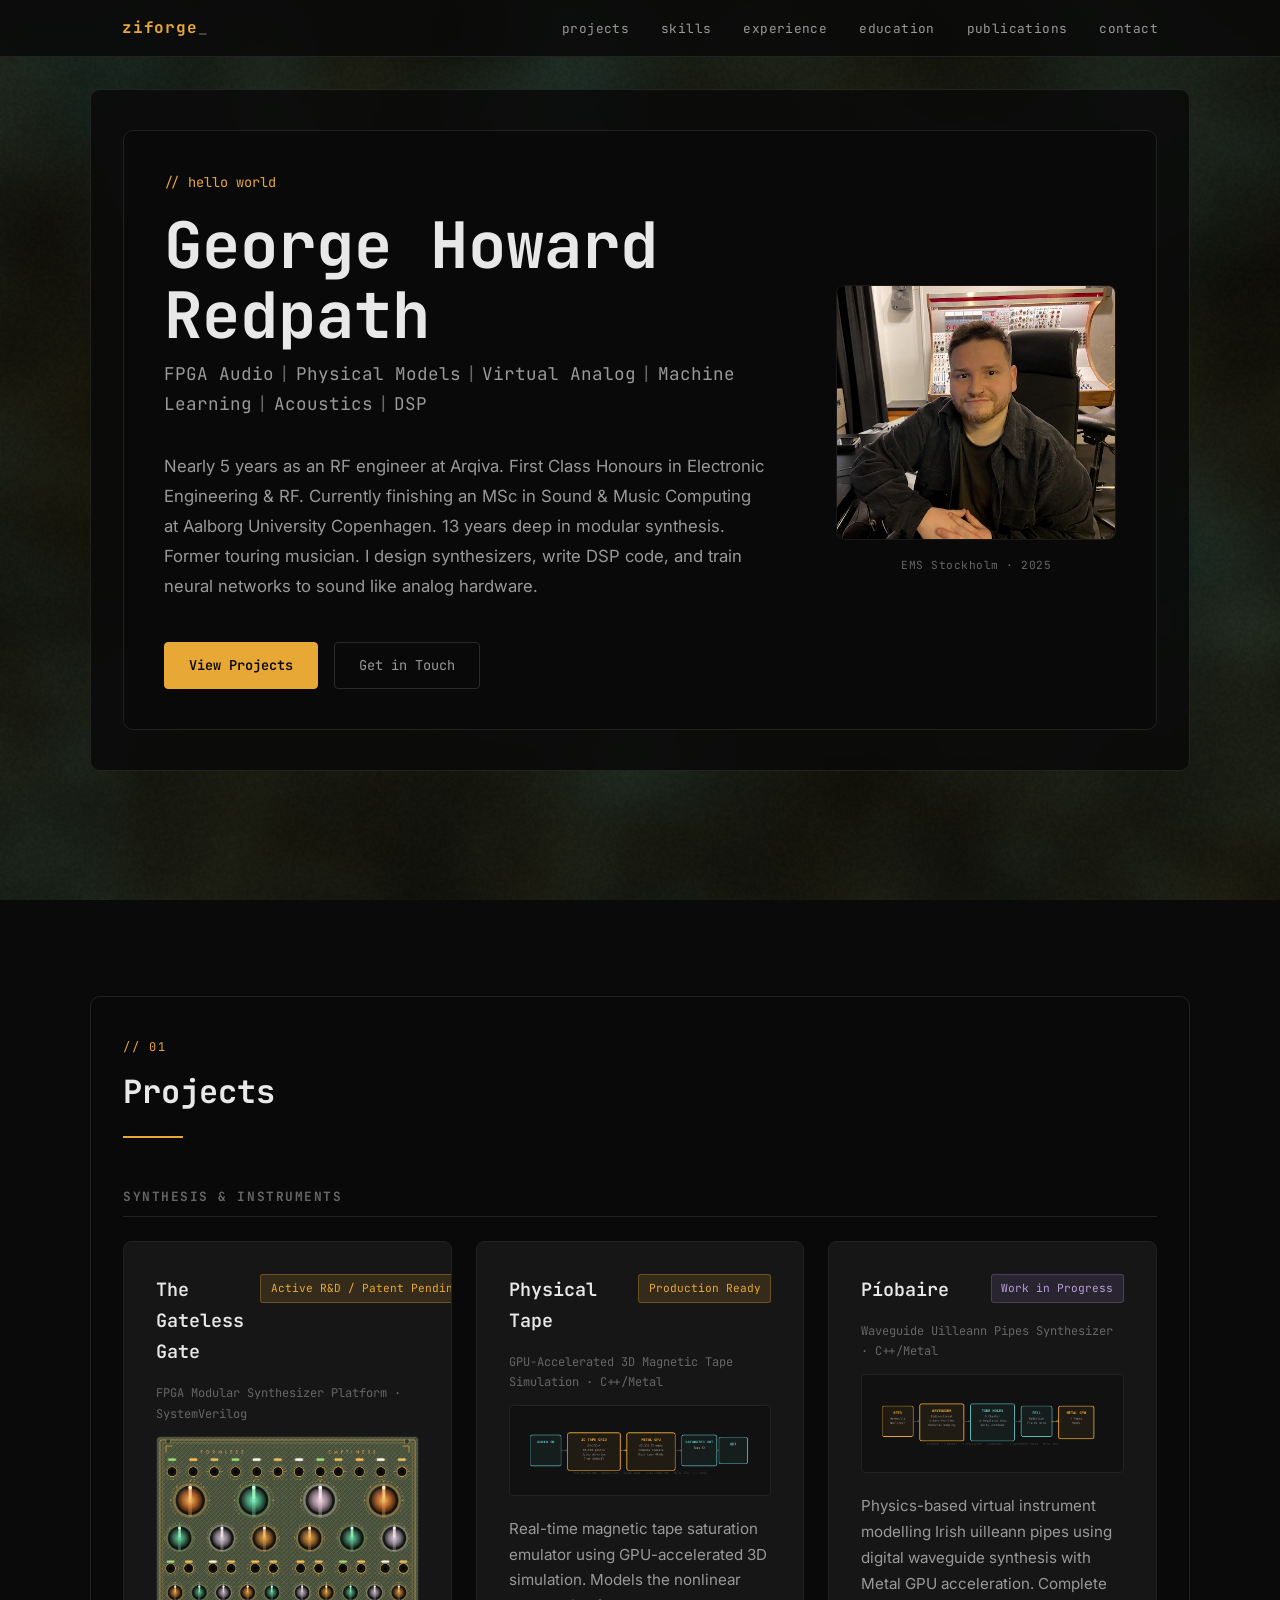
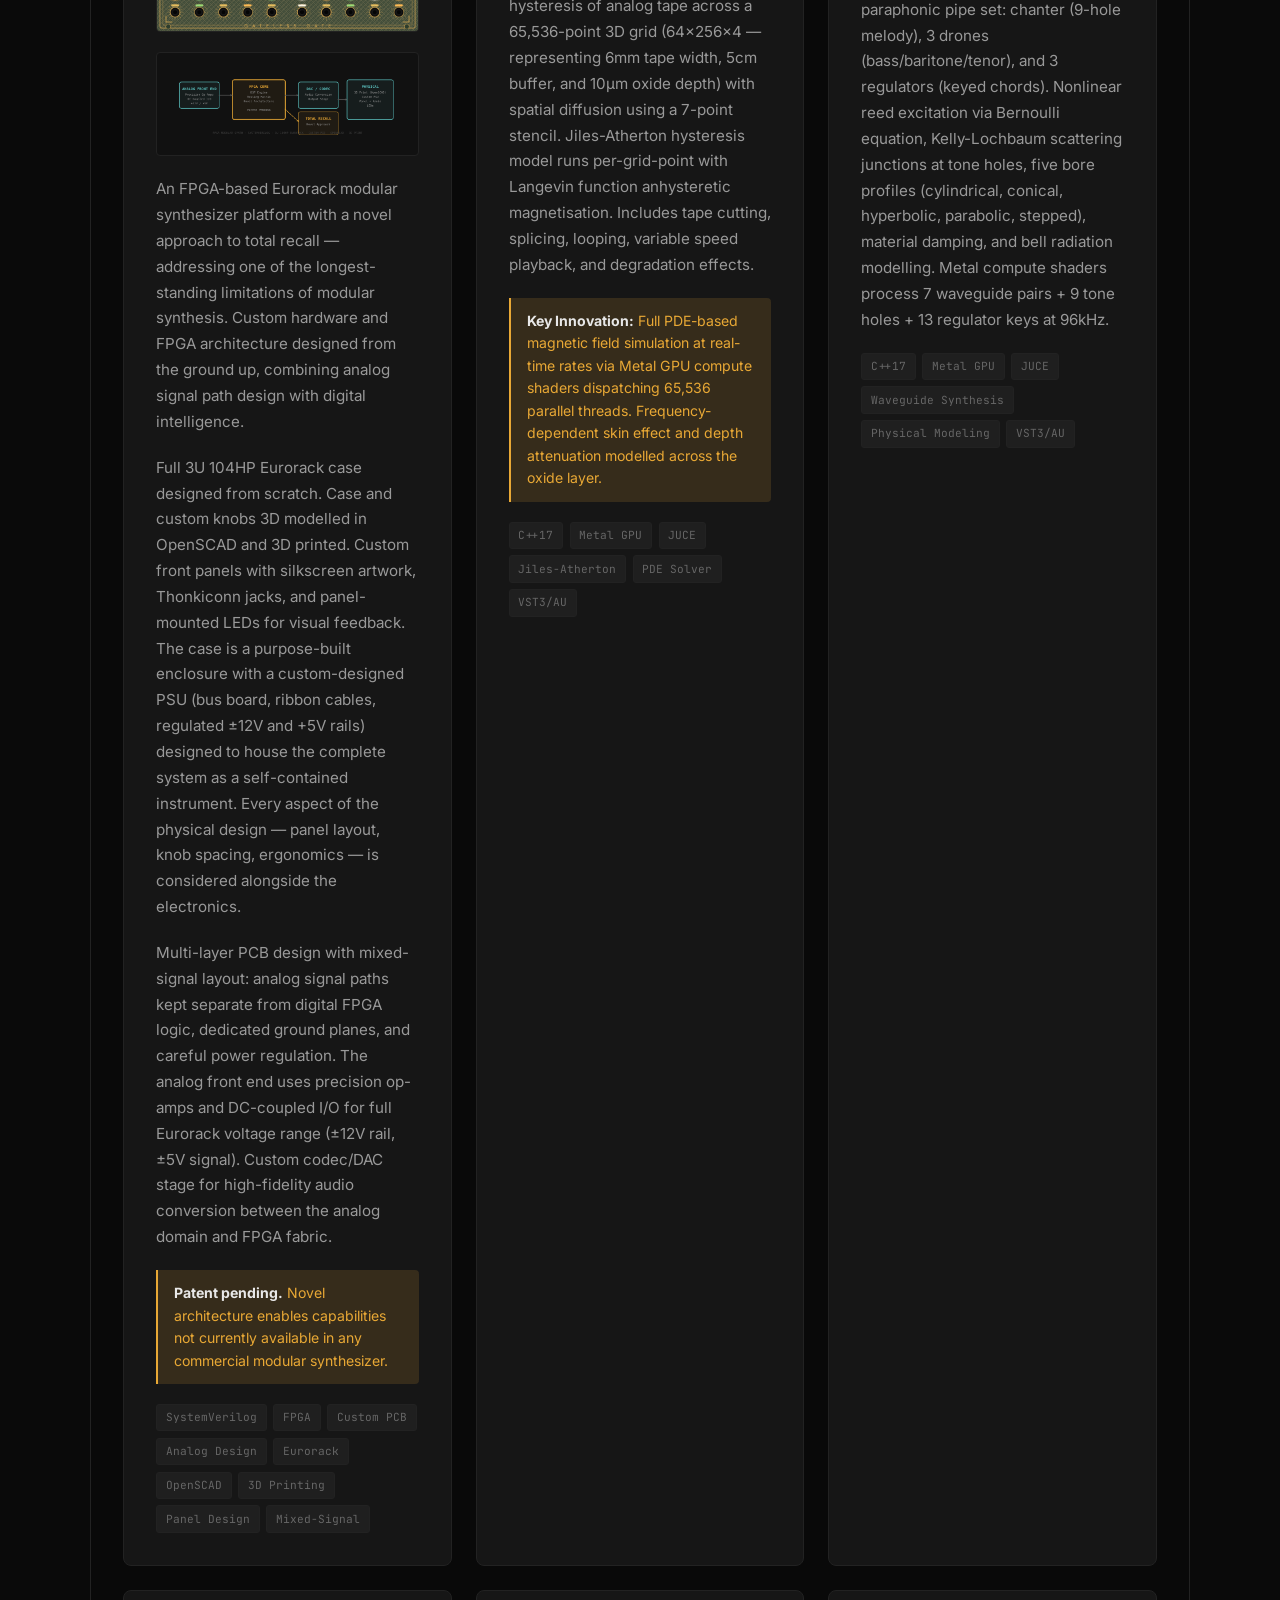
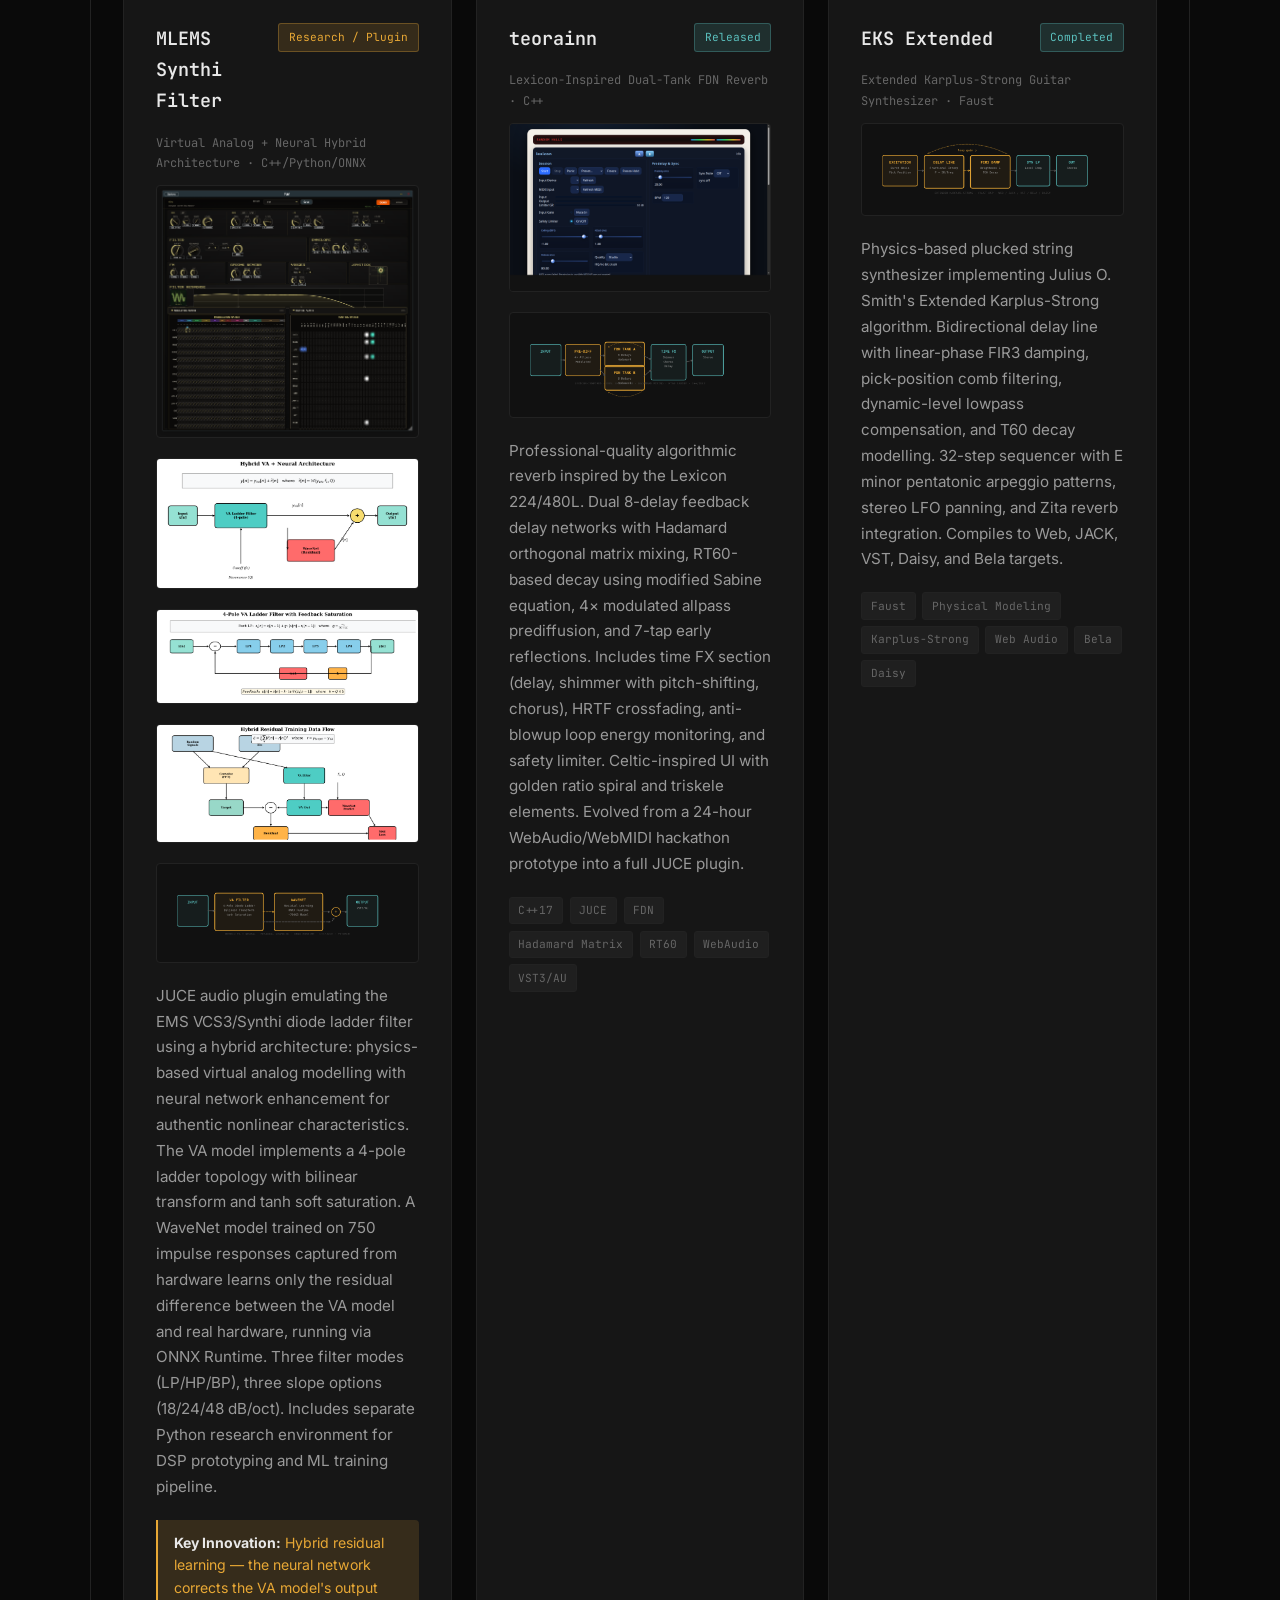
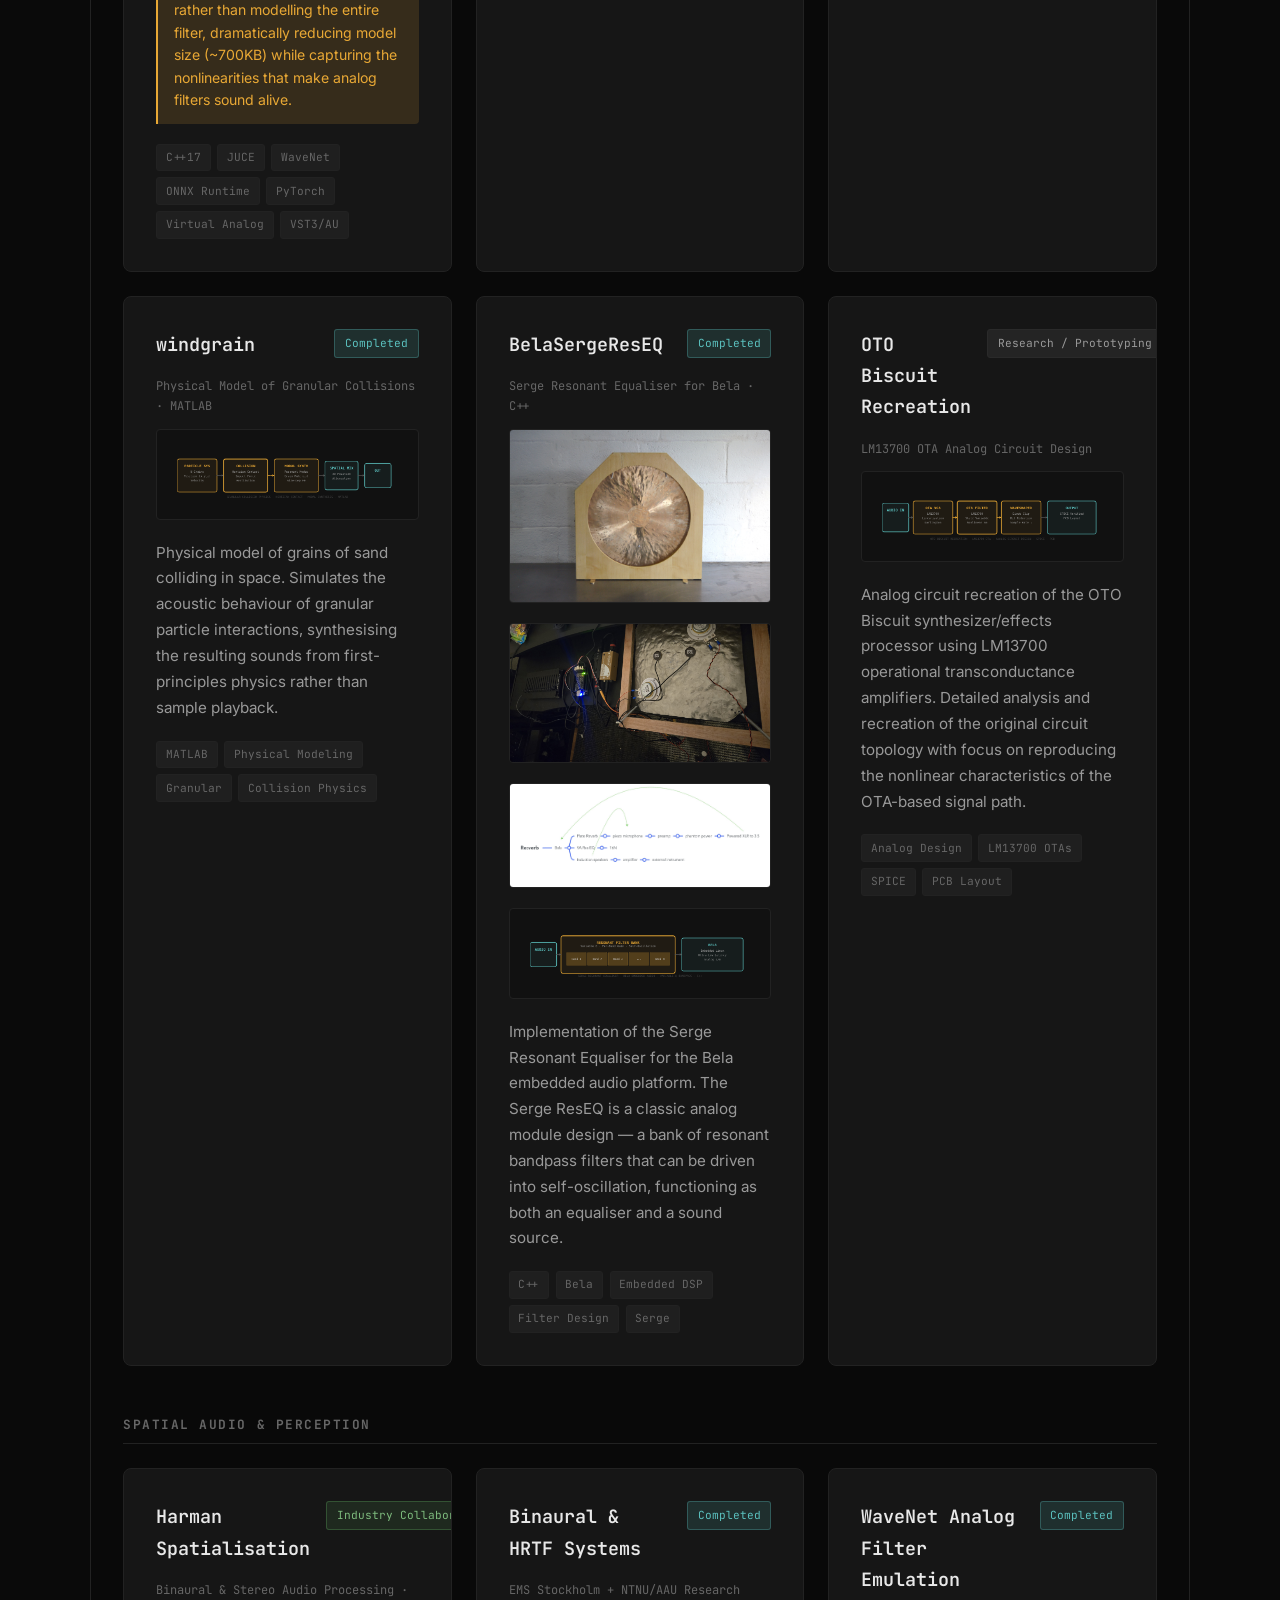
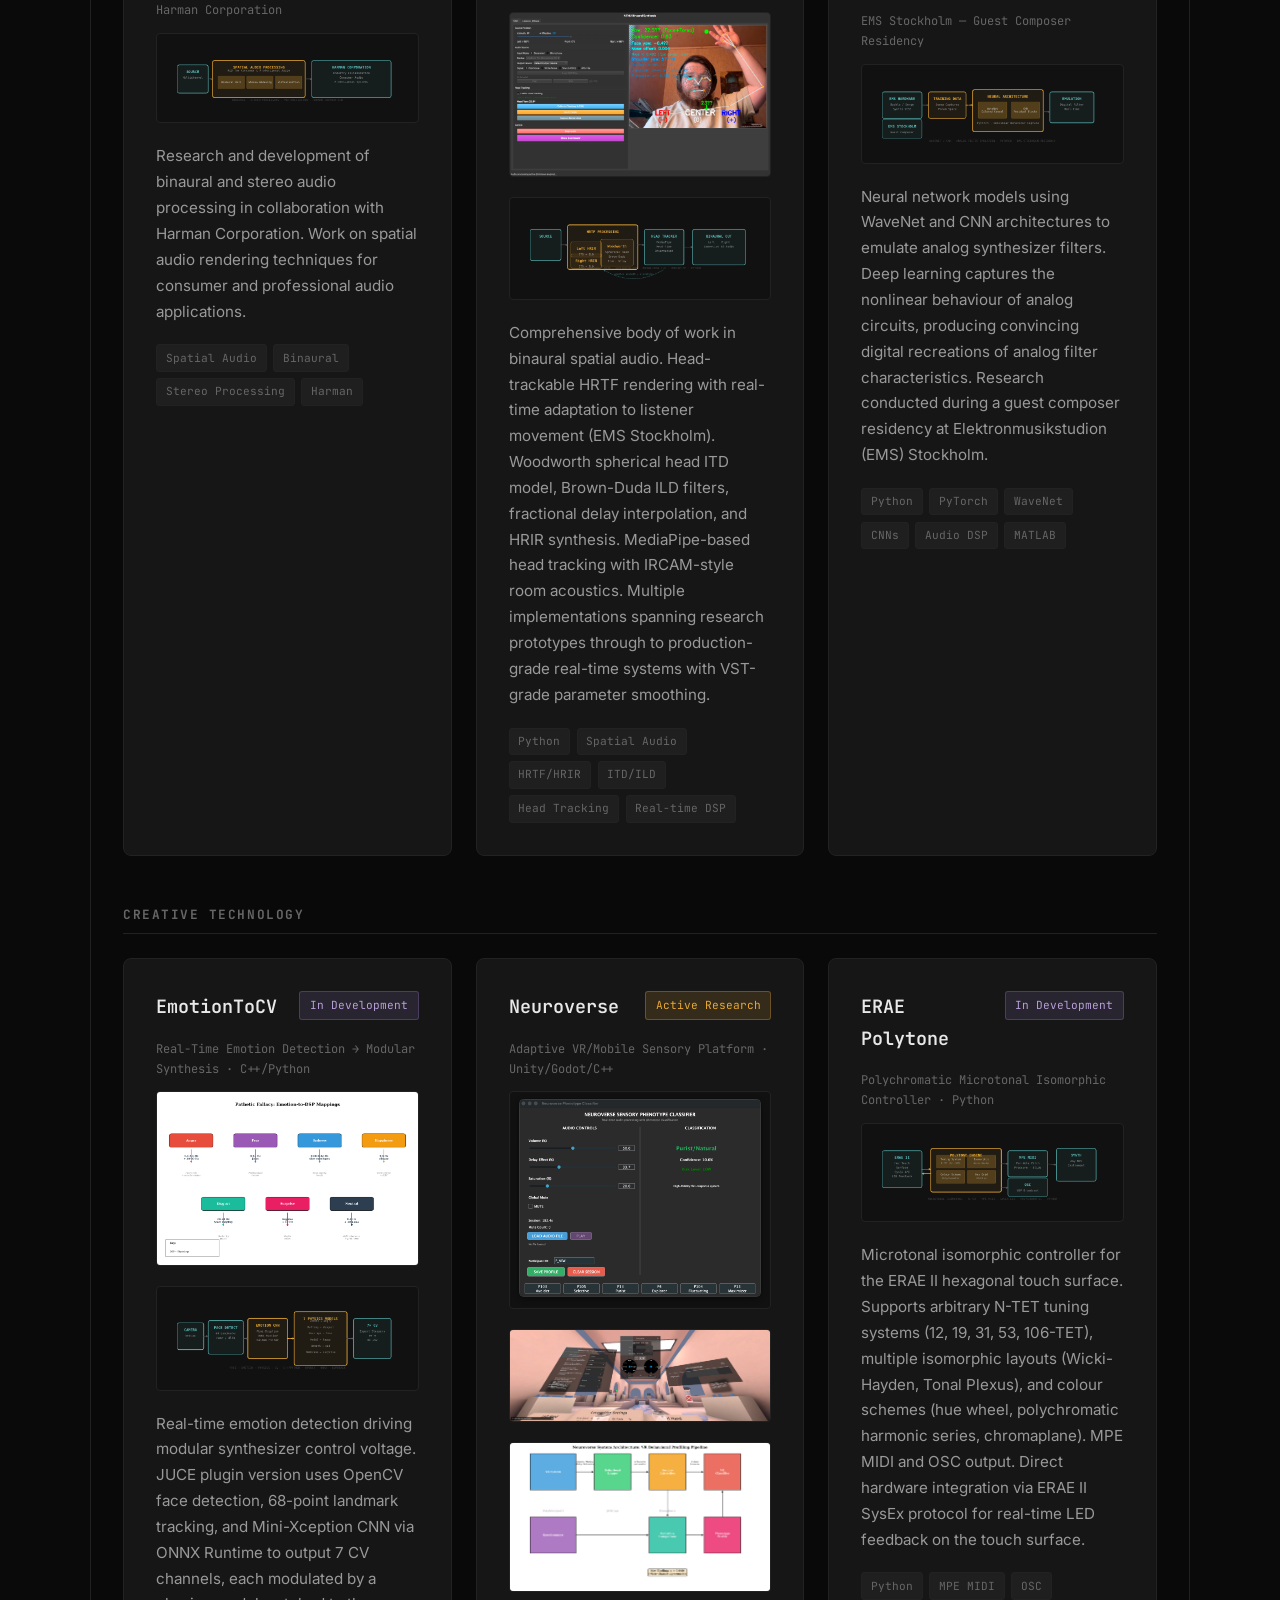
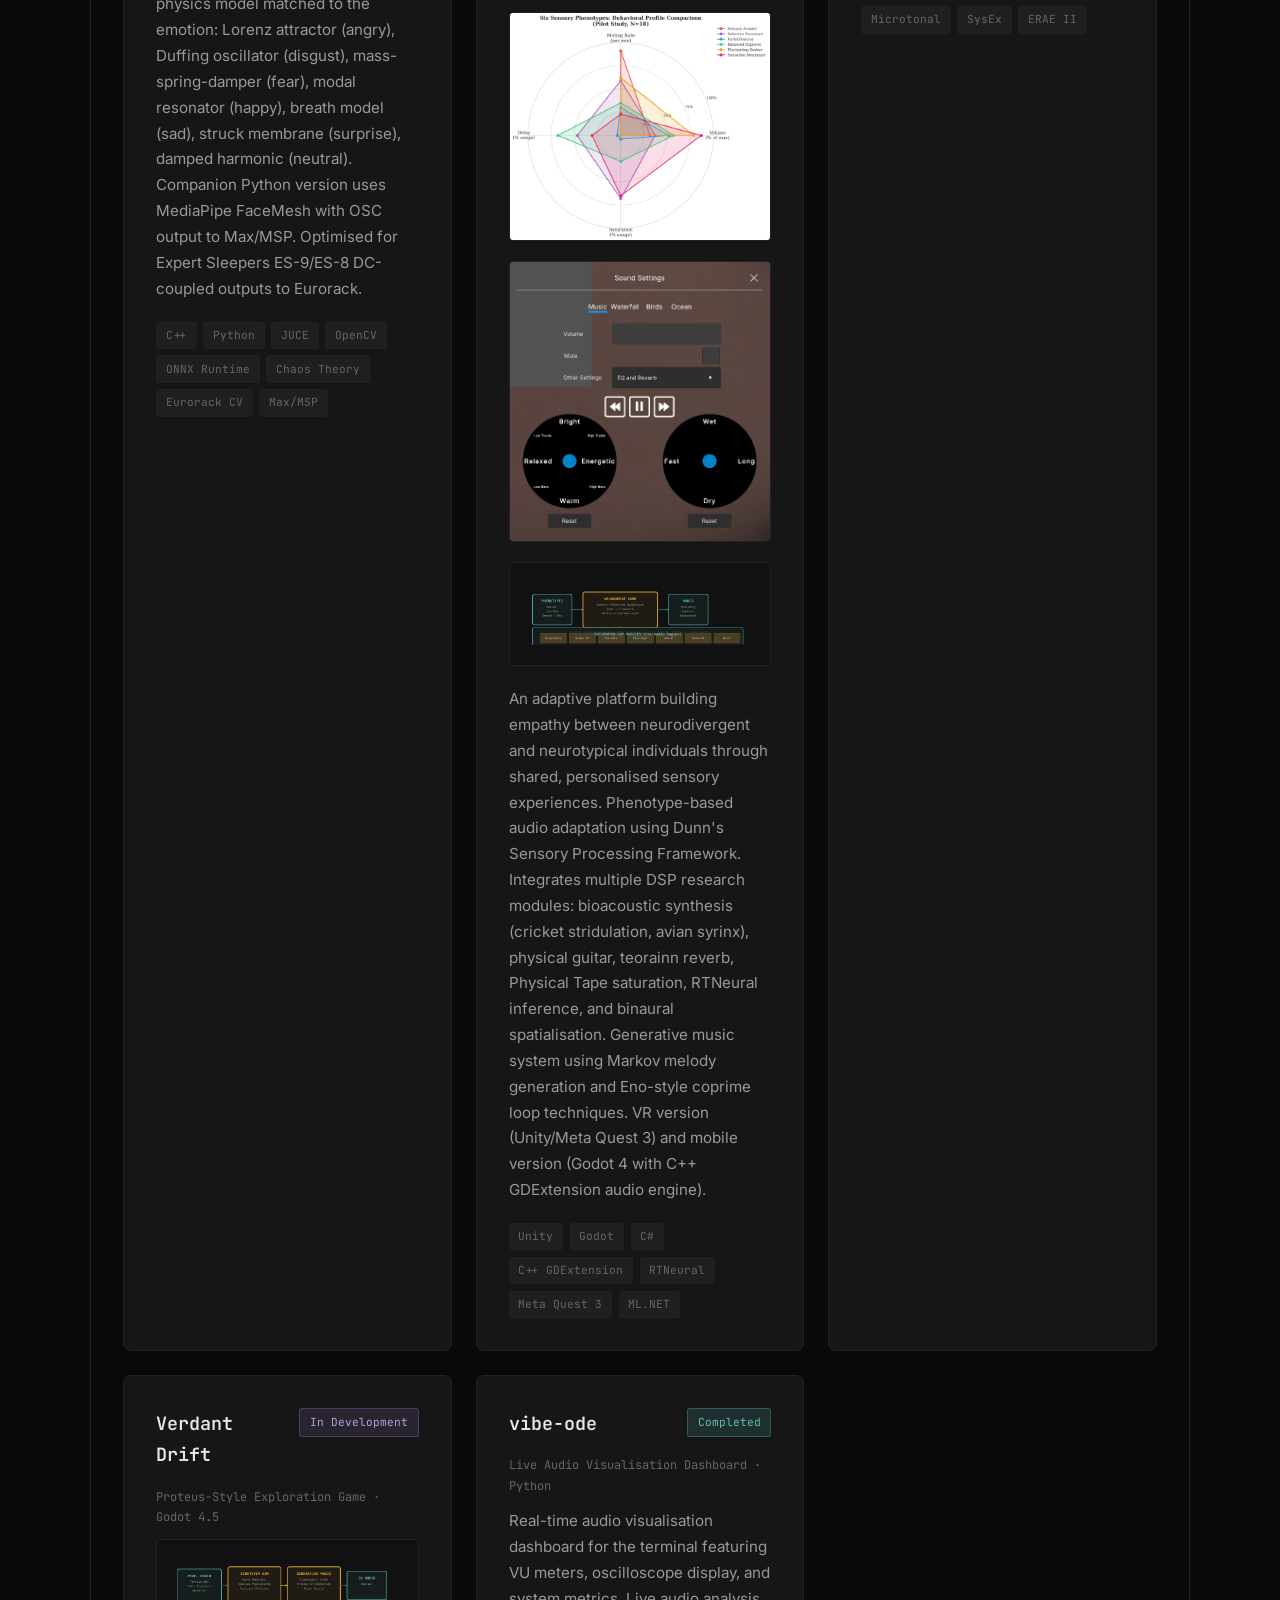
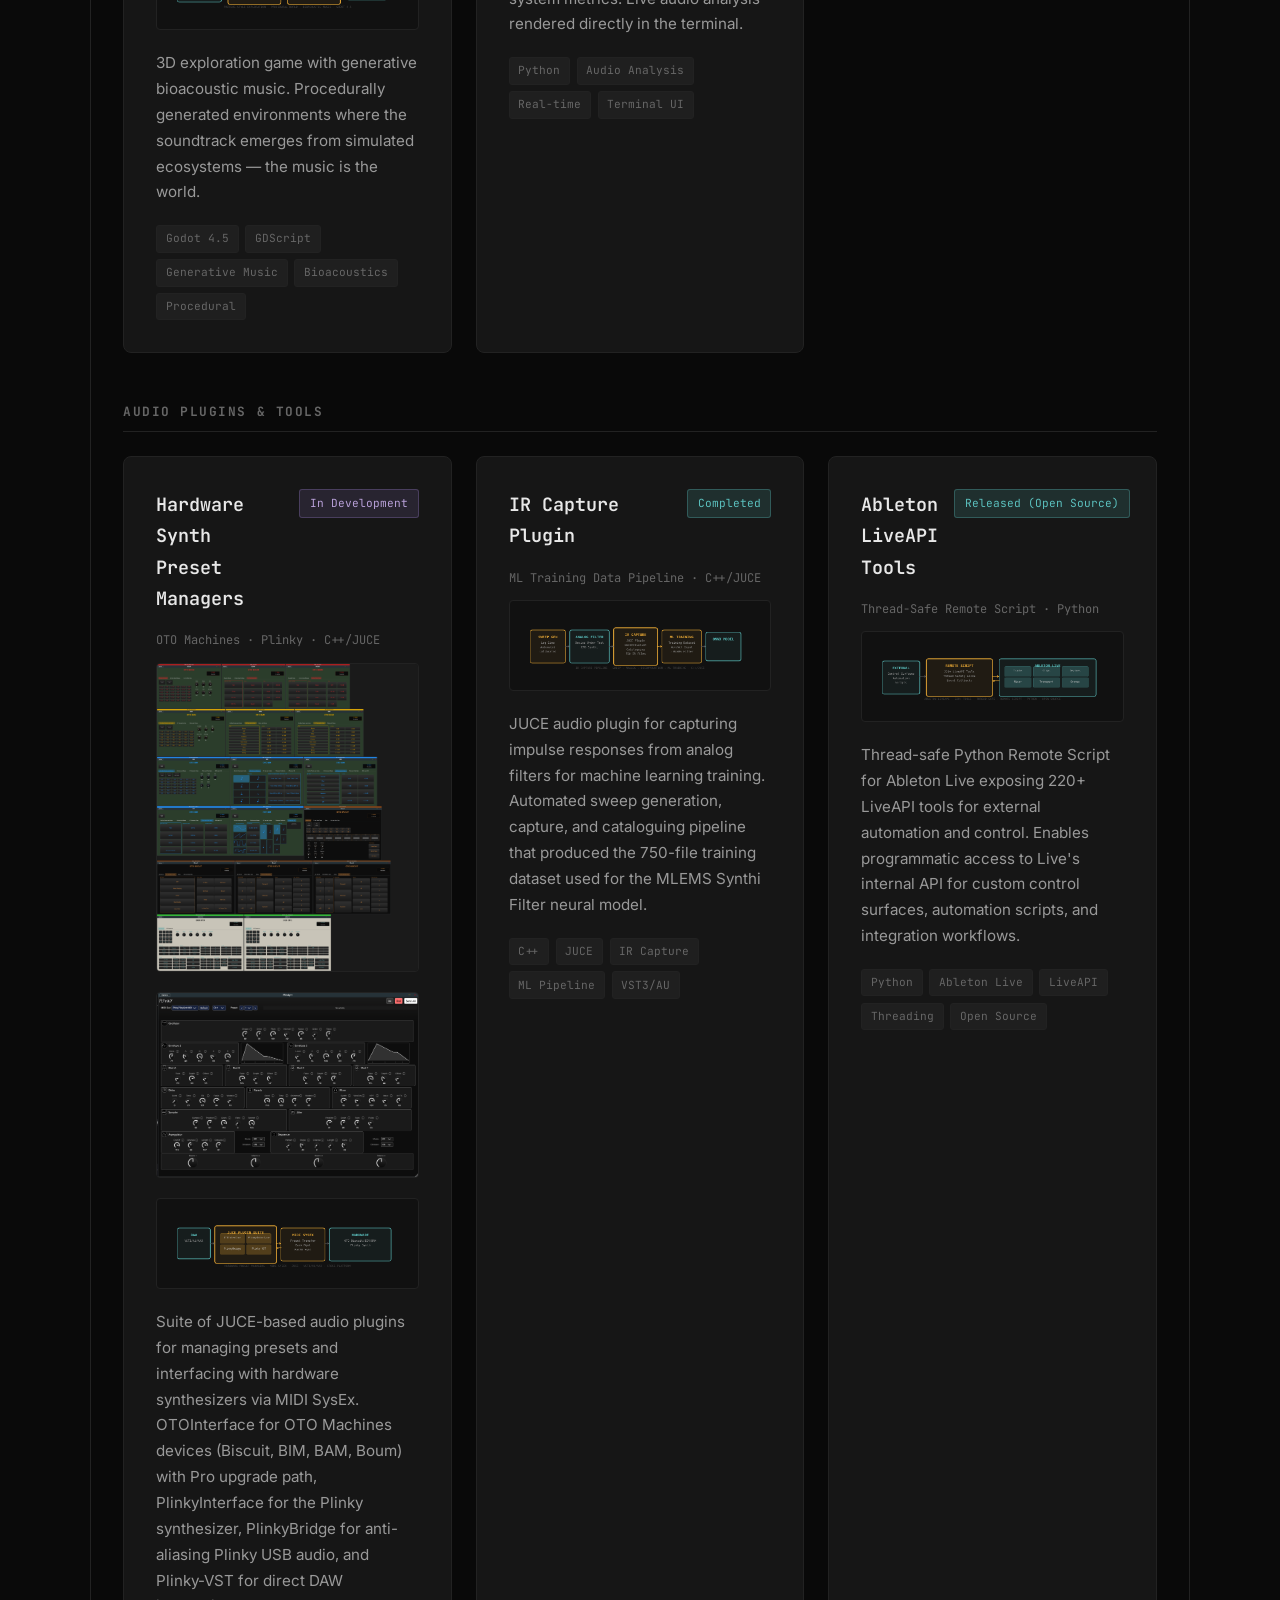
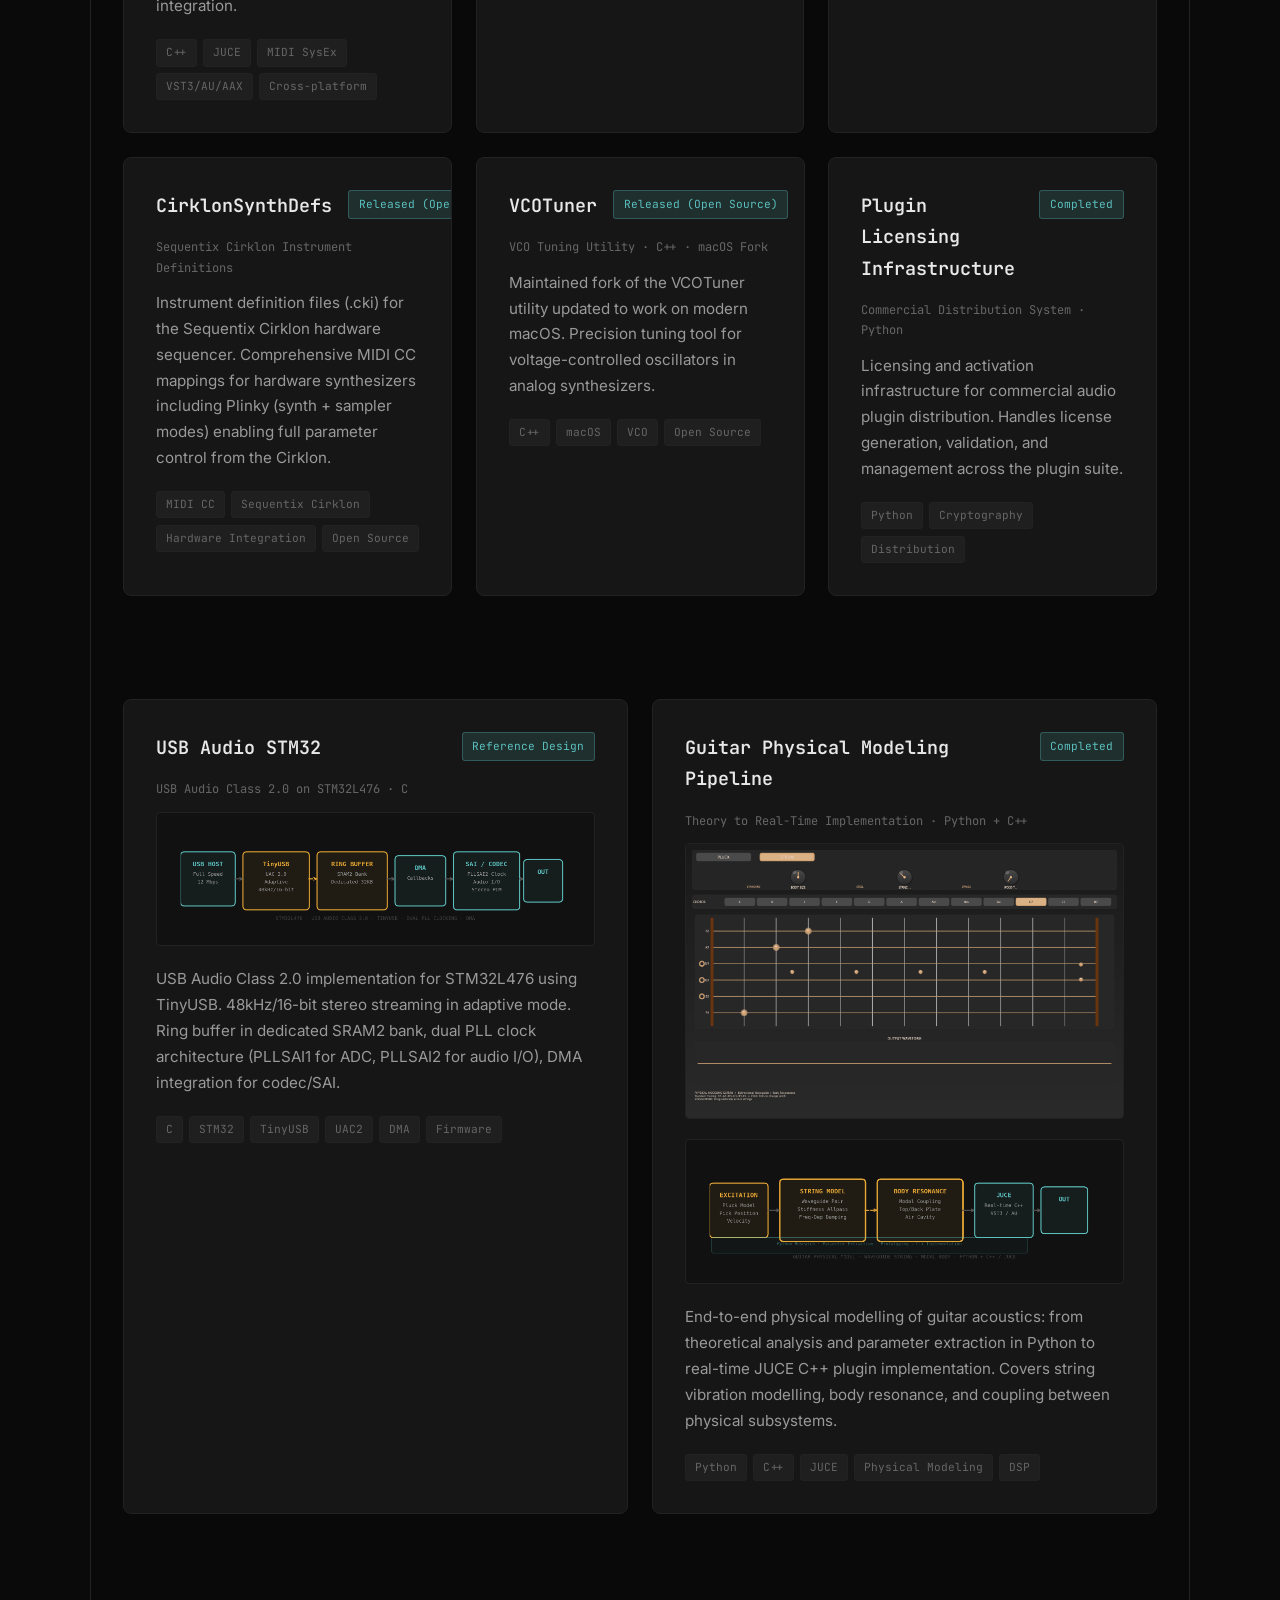
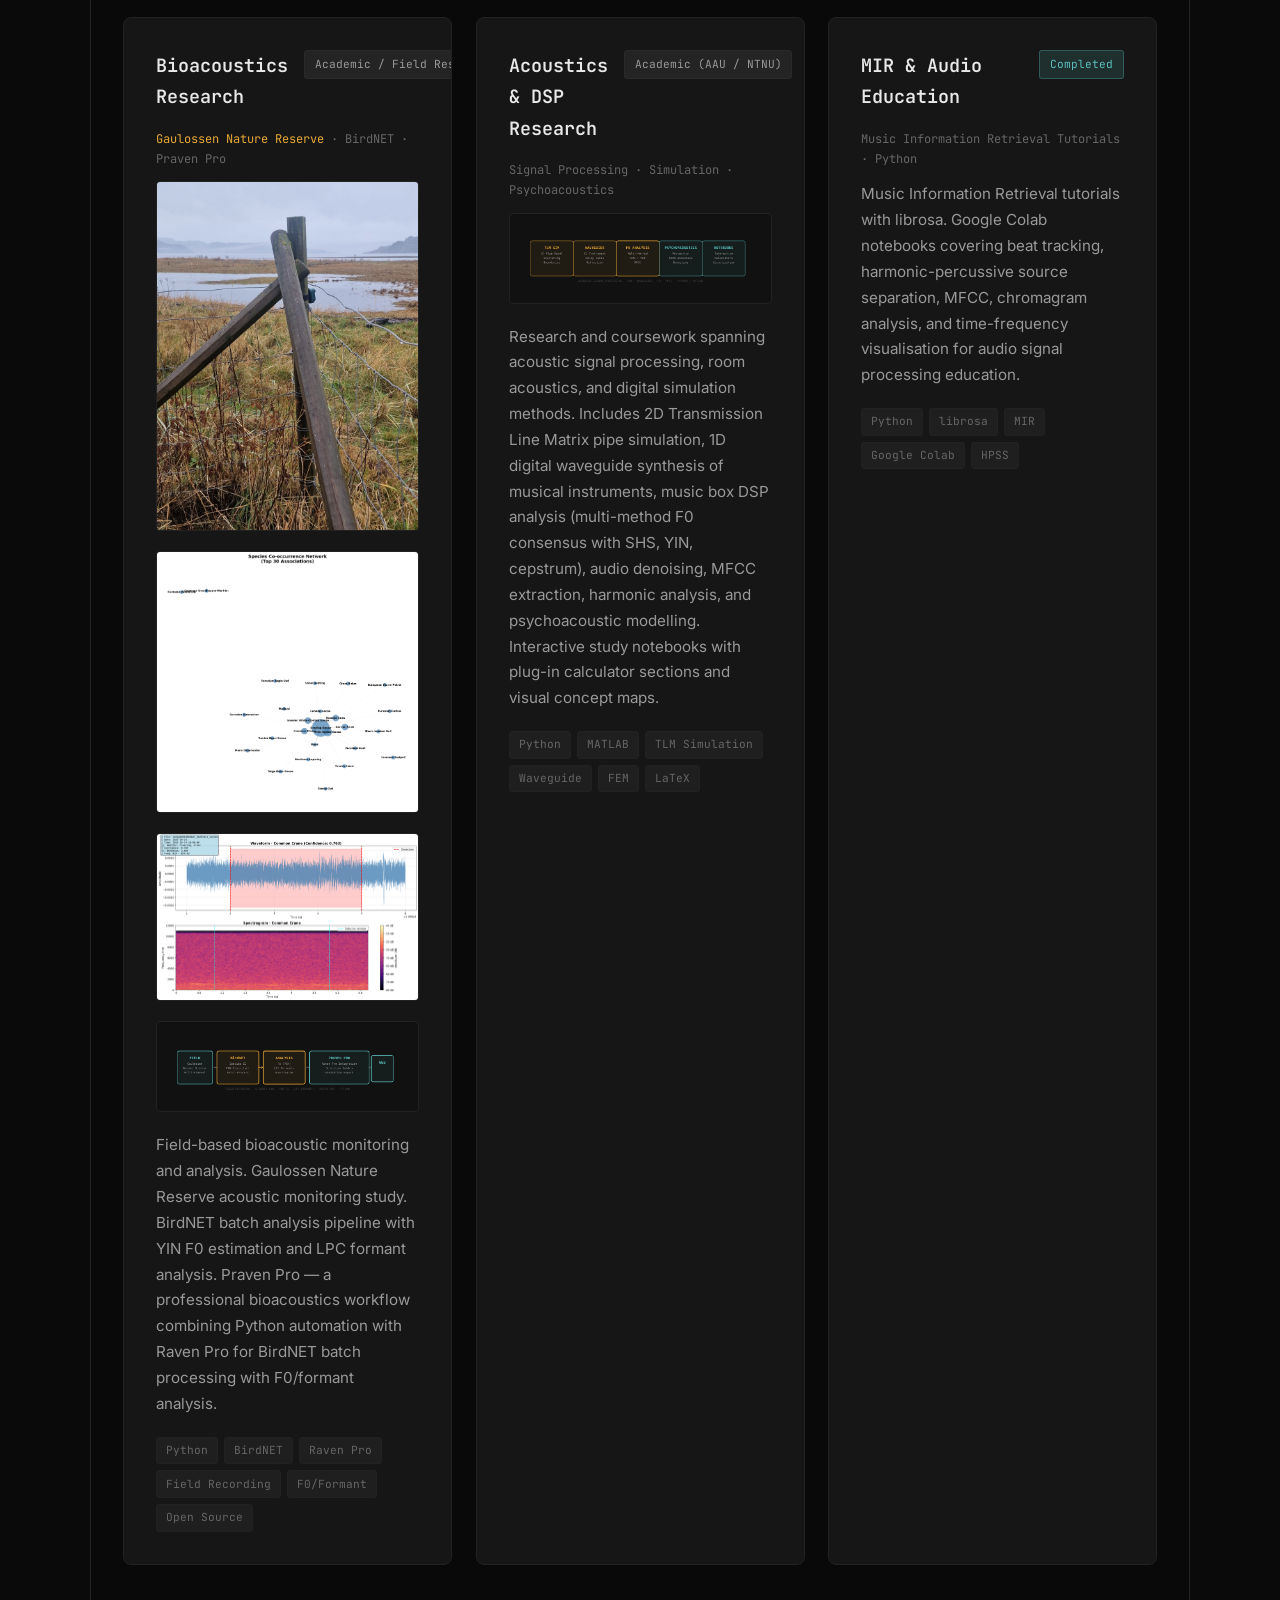
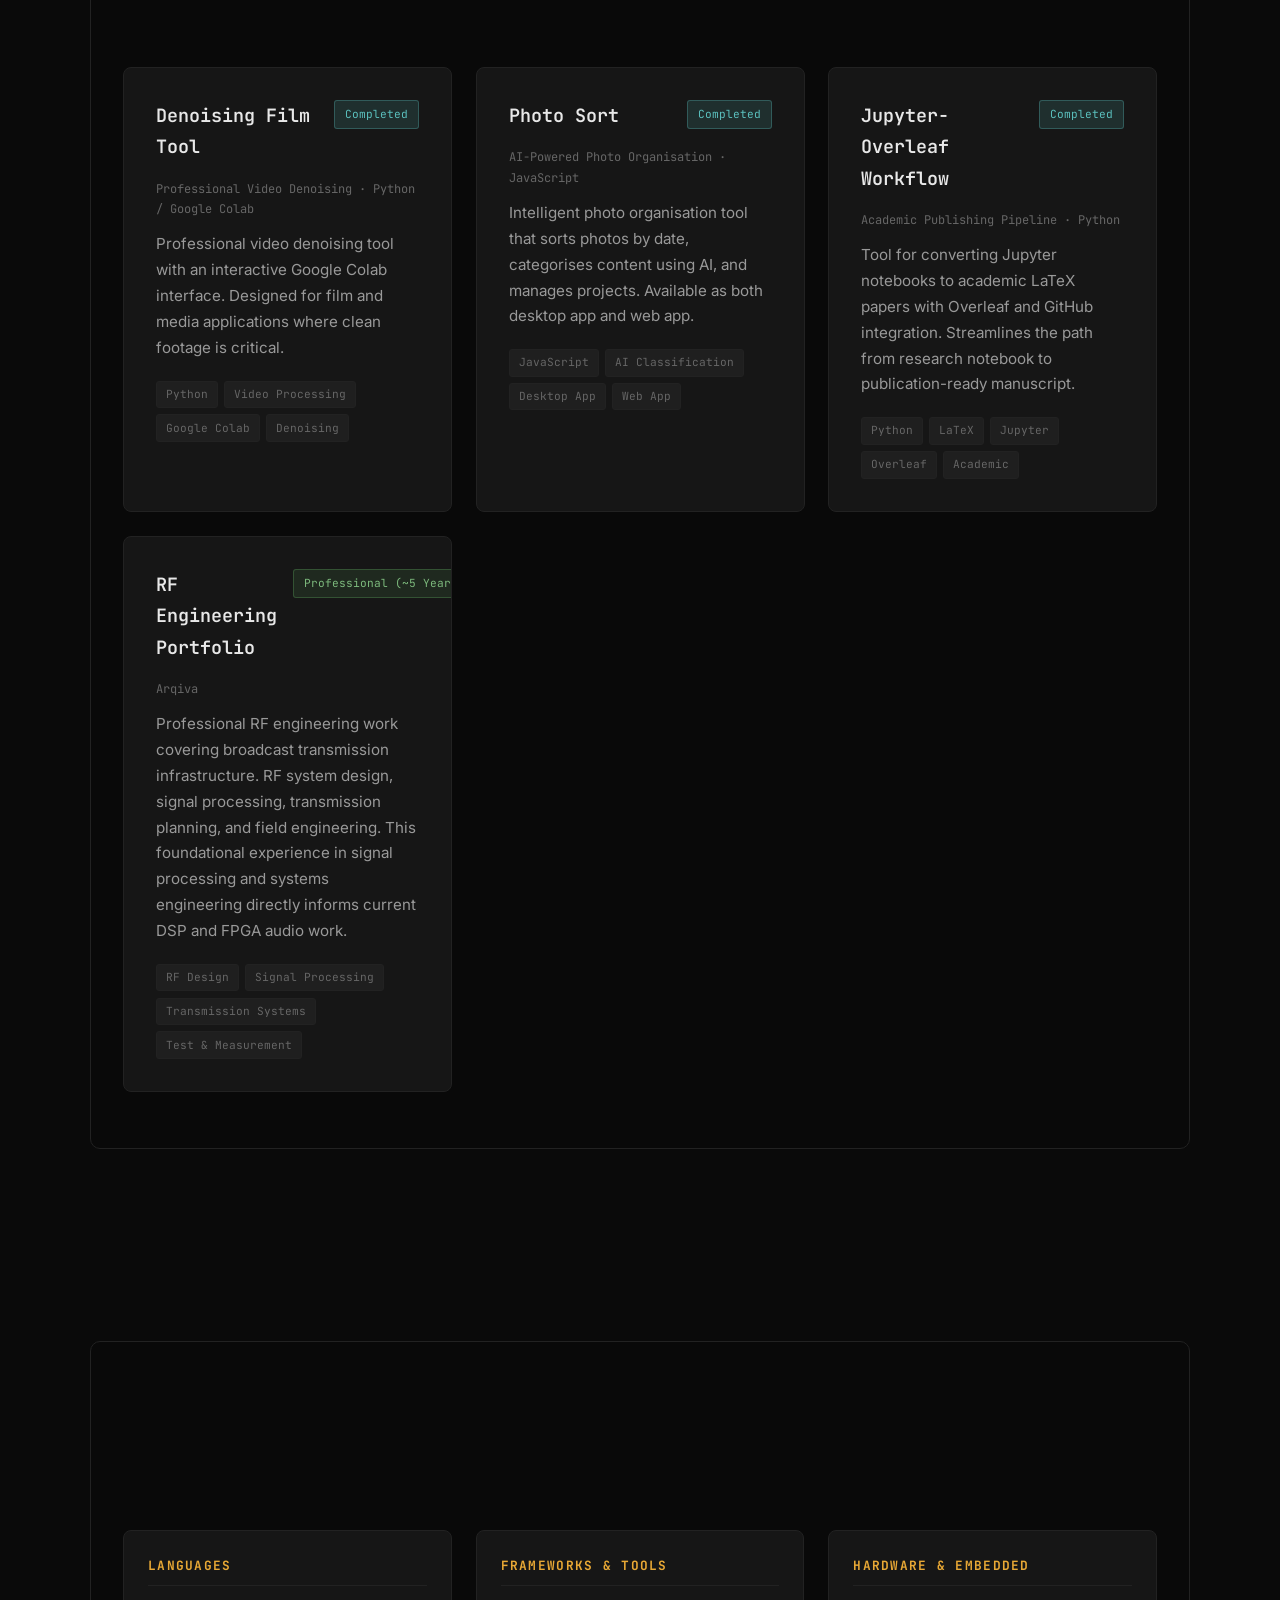
<file: index.html>
<!DOCTYPE html>
<html lang="en">
<head>
  <meta charset="UTF-8">
  <meta name="viewport" content="width=device-width, initial-scale=1.0">
  <title>George Howard Redpath — FPGA Audio Engineer | DSP Researcher | Instrument Designer</title>
  <meta name="description" content="Portfolio of George Howard Redpath — FPGA audio engineering, DSP research, physical modeling synthesis, and instrument design.">

  <!-- Fonts -->
  <link rel="preconnect" href="https://fonts.googleapis.com">
  <link rel="preconnect" href="https://fonts.gstatic.com" crossorigin>
  <link href="https://fonts.googleapis.com/css2?family=Inter:wght@400;500;600&family=JetBrains+Mono:wght@400;500;600;700&display=swap" rel="stylesheet">

  <!-- Styles -->
  <link rel="stylesheet" href="style.css">

  <!-- Favicon (replace with your own) -->
  <link rel="icon" href="data:image/svg+xml,<svg xmlns='http://www.w3.org/2000/svg' viewBox='0 0 100 100'><text y='.9em' font-size='90'>⚡</text></svg>">
</head>
<body>

  <!-- Background canvas -->
  <canvas id="bg-canvas"></canvas>
  <script>
  (function(){
    var canvas = document.getElementById('bg-canvas');
    if (!canvas) return;
    var ctx = canvas.getContext('2d');
    var W, H, time = 0;
    var imageData, pixels;

    // Permutation table for Perlin noise
    var perm = new Uint8Array(512);
    (function(){
      var p = [];
      for (var i = 0; i < 256; i++) p[i] = i;
      for (var i = 255; i > 0; i--) {
        var j = Math.floor(Math.random() * (i + 1));
        var tmp = p[i]; p[i] = p[j]; p[j] = tmp;
      }
      for (var i = 0; i < 512; i++) perm[i] = p[i & 255];
    })();

    // 2D gradient vectors
    var grad2 = [[1,1],[-1,1],[1,-1],[-1,-1],[1,0],[-1,0],[0,1],[0,-1]];

    function fade(t) { return t * t * t * (t * (t * 6 - 15) + 10); }
    function lerp(a, b, t) { return a + t * (b - a); }

    function perlin2(x, y) {
      var xi = Math.floor(x) & 255, yi = Math.floor(y) & 255;
      var xf = x - Math.floor(x), yf = y - Math.floor(y);
      var u = fade(xf), v = fade(yf);

      var aa = perm[perm[xi] + yi], ab = perm[perm[xi] + yi + 1];
      var ba = perm[perm[xi + 1] + yi], bb = perm[perm[xi + 1] + yi + 1];

      var g, dot;
      g = grad2[aa & 7]; var d00 = g[0] * xf + g[1] * yf;
      g = grad2[ba & 7]; var d10 = g[0] * (xf - 1) + g[1] * yf;
      g = grad2[ab & 7]; var d01 = g[0] * xf + g[1] * (yf - 1);
      g = grad2[bb & 7]; var d11 = g[0] * (xf - 1) + g[1] * (yf - 1);

      return lerp(lerp(d00, d10, u), lerp(d01, d11, u), v);
    }

    // Fractal Brownian Motion — layered noise
    function fbm(x, y, octaves) {
      var val = 0, amp = 0.5, freq = 1;
      for (var i = 0; i < octaves; i++) {
        val += amp * perlin2(x * freq, y * freq);
        amp *= 0.5;
        freq *= 2;
      }
      return val;
    }

    // Render at reduced resolution for performance, then scale up
    var SCALE = 2; // render at 1/2 resolution
    var offCanvas, offCtx;

    function resize() {
      W = canvas.width = window.innerWidth;
      H = canvas.height = window.innerHeight;
      // Off-screen canvas at reduced resolution
      offCanvas = document.createElement('canvas');
      offCanvas.width = Math.ceil(W / SCALE);
      offCanvas.height = Math.ceil(H / SCALE);
      offCtx = offCanvas.getContext('2d');
      imageData = offCtx.createImageData(offCanvas.width, offCanvas.height);
      pixels = imageData.data;
    }

    // Color palette: amber #e8a835, cyan #5bc0be
    var amberR = 232, amberG = 168, amberB = 53;
    var cyanR = 91, cyanG = 192, cyanB = 190;

    function frame() {
      time += 0.004;

      var w = offCanvas.width, h = offCanvas.height;
      var noiseScale = 0.008;
      var grainScale = 0.06;

      for (var y = 0; y < h; y++) {
        for (var x = 0; x < w; x++) {
          var idx = (y * w + x) * 4;

          // Slow-moving Perlin noise for color field
          var n1 = fbm(x * noiseScale + time * 0.3, y * noiseScale + time * 0.2, 3);
          // Second noise layer offset for variation
          var n2 = fbm(x * noiseScale * 1.5 + 50 + time * 0.15, y * noiseScale * 1.5 + 50 - time * 0.1, 2);

          // Fine grain noise (fast, high frequency)
          var grain = (Math.random() - 0.5) * 0.12;

          // Map n1 to color blend: negative=amber, positive=cyan
          var blend = (n1 + 1) * 0.5; // 0..1
          var r = amberR + (cyanR - amberR) * blend;
          var g = amberG + (cyanG - amberG) * blend;
          var b = amberB + (cyanB - amberB) * blend;

          // Brightness from combined noise — mostly dark with visible peaks
          var brightness = (n1 * 0.4 + n2 * 0.35 + grain) * 0.5 + 0.5;
          brightness = Math.max(0, Math.min(1, brightness));
          // Boost contrast: push darks darker, lights brighter
          brightness = brightness * brightness;

          var intensity = brightness * 0.6;

          pixels[idx]     = (r * intensity) | 0;
          pixels[idx + 1] = (g * intensity) | 0;
          pixels[idx + 2] = (b * intensity) | 0;
          pixels[idx + 3] = 255;
        }
      }

      offCtx.putImageData(imageData, 0, 0);

      // Scale up to full canvas with smoothing for soft blend
      ctx.imageSmoothingEnabled = true;
      ctx.drawImage(offCanvas, 0, 0, W, H);

      requestAnimationFrame(frame);
    }

    resize();
    frame();
    var rt;
    window.addEventListener('resize', function() {
      clearTimeout(rt);
      rt = setTimeout(resize, 200);
    });
  })();
  </script>

  <!-- ==================== NAVIGATION ==================== -->
  <nav>
    <div class="container">
      <a href="#hero" class="nav-logo">ziforge<span>_</span></a>
      <ul class="nav-links">
        <li><a href="#projects">projects</a></li>
        <li><a href="#skills">skills</a></li>
        <li><a href="#experience">experience</a></li>
        <li><a href="#education">education</a></li>
        <li><a href="#publications">publications</a></li>
        <li><a href="#contact">contact</a></li>
      </ul>
      <button class="nav-toggle" aria-label="Toggle navigation">
        <span></span>
        <span></span>
        <span></span>
      </button>
    </div>
  </nav>

  <!-- Scroll progress bar -->
  <div id="scroll-progress"></div>

  <!-- ==================== HERO ==================== -->
  <section id="hero">
    <div class="container">
      <div class="hero-split">
        <div class="hero-content">
          <p class="hero-greeting">// hello world</p>
          <h1 class="hero-name">George Howard Redpath</h1>
          <p class="hero-tagline">
            FPGA Audio<span class="separator">|</span>Physical Models<span class="separator">|</span>Virtual Analog<span class="separator">|</span>Machine Learning<span class="separator">|</span>Acoustics<span class="separator">|</span>DSP
          </p>
          <p class="hero-bio">
            Nearly 5 years as an RF engineer at Arqiva. First Class Honours in Electronic Engineering &amp; RF.
            Currently finishing an MSc in Sound &amp; Music Computing at Aalborg University Copenhagen.
            13 years deep in modular synthesis. Former touring musician.
            I design synthesizers, write DSP code, and train neural networks to sound like analog hardware.
          </p>
          <div class="hero-cta">
            <a href="#projects" class="btn btn-primary">View Projects</a>
            <a href="#contact" class="btn btn-outline">Get in Touch</a>
          </div>
        </div>
        <div class="hero-photo">
          <img src="images/ems-george-2025-insta.jpg" alt="George Redpath at Elektronmusikstudion (EMS), Stockholm 2025">
          <span class="hero-photo-caption">EMS Stockholm &middot; 2025</span>
        </div>
      </div>
    </div>
  </section>

  <!-- ==================== PROJECTS ==================== -->
  <section id="projects">
    <div class="container">
      <div class="section-header reveal">
        <p class="section-label">// 01</p>
        <h2 class="section-title">Projects</h2>
        <hr class="section-rule">
      </div>

      <!-- ~~~~~ Synthesis & Instruments ~~~~~ -->
      <h3 class="project-category reveal">Synthesis &amp; Instruments</h3>
      <div class="projects-grid reveal-children">

        <!-- The Gateless Gate -->
        <article class="project-card">
          <div class="project-header">
            <h3 class="project-title">The Gateless Gate</h3>
            <span class="project-status status-active">Active R&amp;D / Patent Pending</span>
          </div>
          <p class="project-context">FPGA Modular Synthesizer Platform &middot; SystemVerilog</p>
          <div class="project-image">
            <img src="images/screenshots/gateless-gate-panel.png" alt="The Gateless Gate — illuminated front panel" loading="lazy">
          </div>
          <div class="project-diagram">
            <img src="diagrams/gateless-gate.png" alt="The Gateless Gate FPGA architecture" loading="lazy">
          </div>
          <p class="project-desc">
            An FPGA-based Eurorack modular synthesizer platform with a novel approach to
            total recall &mdash; addressing one of the longest-standing limitations of modular synthesis.
            Custom hardware and FPGA architecture designed from the ground up, combining
            analog signal path design with digital intelligence.
          </p>
          <p class="project-desc">
            Full 3U 104HP Eurorack case designed from scratch. Case and custom knobs 3D modelled
            in OpenSCAD and 3D printed. Custom front panels with silkscreen artwork,
            Thonkiconn jacks, and panel-mounted LEDs for visual feedback. The case is a purpose-built
            enclosure with a custom-designed PSU (bus board, ribbon cables, regulated &plusmn;12V and +5V rails) designed
            to house the complete system as a self-contained instrument. Every aspect of the physical
            design &mdash; panel layout, knob spacing, ergonomics &mdash; is considered alongside the electronics.
          </p>
          <p class="project-desc">
            Multi-layer PCB design with mixed-signal layout: analog signal paths kept separate from
            digital FPGA logic, dedicated ground planes, and careful power regulation. The analog front end
            uses precision op-amps and DC-coupled I/O for full Eurorack voltage range (&plusmn;12V rail,
            &plusmn;5V signal). Custom codec/DAC stage for high-fidelity audio conversion between the
            analog domain and FPGA fabric.
          </p>
          <div class="project-innovation">
            <p><strong>Patent pending.</strong> Novel architecture enables capabilities not
            currently available in any commercial modular synthesizer.</p>
          </div>
          <div class="project-tags">
            <span class="tag">SystemVerilog</span>
            <span class="tag">FPGA</span>
            <span class="tag">Custom PCB</span>
            <span class="tag">Analog Design</span>
            <span class="tag">Eurorack</span>
            <span class="tag">OpenSCAD</span>
            <span class="tag">3D Printing</span>
            <span class="tag">Panel Design</span>
            <span class="tag">Mixed-Signal</span>
          </div>
        </article>

        <!-- Physical Tape -->
        <article class="project-card">
          <div class="project-header">
            <h3 class="project-title">Physical Tape</h3>
            <span class="project-status status-active">Production Ready</span>
          </div>
          <p class="project-context">GPU-Accelerated 3D Magnetic Tape Simulation &middot; C++/Metal</p>
          <div class="project-diagram">
            <img src="diagrams/physical-tape.png" alt="Physical Tape 3D GPU simulation architecture" loading="lazy">
          </div>
          <p class="project-desc">
            Real-time magnetic tape saturation emulator using GPU-accelerated 3D simulation.
            Models the nonlinear hysteresis of analog tape across a 65,536-point 3D grid
            (64&times;256&times;4 &mdash; representing 6mm tape width, 5cm buffer, and 10&mu;m oxide depth)
            with spatial diffusion using a 7-point stencil. Jiles-Atherton hysteresis model runs
            per-grid-point with Langevin function anhysteretic magnetisation.
            Includes tape cutting, splicing, looping, variable speed playback, and degradation effects.
          </p>
          <div class="project-innovation">
            <p><strong>Key Innovation:</strong> Full PDE-based magnetic field simulation at real-time rates
            via Metal GPU compute shaders dispatching 65,536 parallel threads. Frequency-dependent skin effect
            and depth attenuation modelled across the oxide layer.</p>
          </div>
          <div class="project-tags">
            <span class="tag">C++17</span>
            <span class="tag">Metal GPU</span>
            <span class="tag">JUCE</span>
            <span class="tag">Jiles-Atherton</span>
            <span class="tag">PDE Solver</span>
            <span class="tag">VST3/AU</span>
          </div>
        </article>

        <!-- Piobaire -->
        <article class="project-card">
          <div class="project-header">
            <h3 class="project-title">P&iacute;obaire</h3>
            <span class="project-status status-dev">Work in Progress</span>
          </div>
          <p class="project-context">Waveguide Uilleann Pipes Synthesizer &middot; C++/Metal</p>
          <div class="project-diagram">
            <img src="diagrams/piobaire.png" alt="Piobaire waveguide synthesis architecture" loading="lazy">
          </div>
          <p class="project-desc">
            Physics-based virtual instrument modelling Irish uilleann pipes using digital waveguide synthesis
            with Metal GPU acceleration. Complete paraphonic pipe set: chanter (9-hole melody), 3 drones
            (bass/baritone/tenor), and 3 regulators (keyed chords). Nonlinear reed excitation via Bernoulli
            equation, Kelly-Lochbaum scattering junctions at tone holes, five bore profiles (cylindrical,
            conical, hyperbolic, parabolic, stepped), material damping, and bell radiation modelling.
            Metal compute shaders process 7 waveguide pairs + 9 tone holes + 13 regulator keys at 96kHz.
          </p>
          <div class="project-tags">
            <span class="tag">C++17</span>
            <span class="tag">Metal GPU</span>
            <span class="tag">JUCE</span>
            <span class="tag">Waveguide Synthesis</span>
            <span class="tag">Physical Modeling</span>
            <span class="tag">VST3/AU</span>
          </div>
        </article>

        <!-- MLEMS Synthi Filter -->
        <article class="project-card">
          <div class="project-header">
            <h3 class="project-title">MLEMS Synthi Filter</h3>
            <span class="project-status status-active">Research / Plugin</span>
          </div>
          <p class="project-context">Virtual Analog + Neural Hybrid Architecture &middot; C++/Python/ONNX</p>
          <div class="project-image">
            <img src="images/screenshots/mlems-fan-ui.png" alt="MLEMS Synthi Filter plugin UI" loading="lazy">
          </div>
          <div class="project-image">
            <img src="images/screenshots/mlems-hybrid-architecture.png" alt="Hybrid VA + Neural Architecture diagram" loading="lazy">
          </div>
          <div class="project-image">
            <img src="images/screenshots/mlems-va-ladder-filter.png" alt="4-Pole VA Ladder Filter with feedback saturation" loading="lazy">
          </div>
          <div class="project-image">
            <img src="images/screenshots/mlems-training-flow.png" alt="Hybrid residual training data flow" loading="lazy">
          </div>
          <div class="project-diagram">
            <img src="diagrams/mlems-synthi.png" alt="MLEMS Synthi hybrid VA+Neural architecture" loading="lazy">
          </div>
          <p class="project-desc">
            JUCE audio plugin emulating the EMS VCS3/Synthi diode ladder filter using a hybrid architecture:
            physics-based virtual analog modelling with neural network enhancement for authentic nonlinear
            characteristics. The VA model implements a 4-pole ladder topology with bilinear transform and
            tanh soft saturation. A WaveNet model trained on 750 impulse responses captured from hardware
            learns only the residual difference between the VA model and real hardware, running via ONNX Runtime.
            Three filter modes (LP/HP/BP), three slope options (18/24/48 dB/oct). Includes separate
            Python research environment for DSP prototyping and ML training pipeline.
          </p>
          <div class="project-innovation">
            <p><strong>Key Innovation:</strong> Hybrid residual learning &mdash; the neural network corrects the
            VA model's output rather than modelling the entire filter, dramatically reducing model size (~700KB)
            while capturing the nonlinearities that make analog filters sound alive.</p>
          </div>
          <div class="project-tags">
            <span class="tag">C++17</span>
            <span class="tag">JUCE</span>
            <span class="tag">WaveNet</span>
            <span class="tag">ONNX Runtime</span>
            <span class="tag">PyTorch</span>
            <span class="tag">Virtual Analog</span>
            <span class="tag">VST3/AU</span>
          </div>
        </article>

        <!-- teorainn -->
        <article class="project-card">
          <div class="project-header">
            <h3 class="project-title">teorainn</h3>
            <span class="project-status status-completed">Released</span>
          </div>
          <p class="project-context">Lexicon-Inspired Dual-Tank FDN Reverb &middot; C++</p>
          <div class="project-image">
            <img src="images/screenshots/teorainn-web-ui.png" alt="teorainn web interface" loading="lazy">
          </div>
          <div class="project-diagram">
            <img src="diagrams/teorainn.png" alt="teorainn FDN reverb architecture" loading="lazy">
          </div>
          <p class="project-desc">
            Professional-quality algorithmic reverb inspired by the Lexicon 224/480L. Dual 8-delay feedback
            delay networks with Hadamard orthogonal matrix mixing, RT60-based decay using modified Sabine equation,
            4&times; modulated allpass prediffusion, and 7-tap early reflections. Includes time FX section
            (delay, shimmer with pitch-shifting, chorus), HRTF crossfading, anti-blowup loop energy monitoring,
            and safety limiter. Celtic-inspired UI with golden ratio spiral and triskele elements.
            Evolved from a 24-hour WebAudio/WebMIDI hackathon prototype into a full JUCE plugin.
          </p>
          <div class="project-tags">
            <span class="tag">C++17</span>
            <span class="tag">JUCE</span>
            <span class="tag">FDN</span>
            <span class="tag">Hadamard Matrix</span>
            <span class="tag">RT60</span>
            <span class="tag">WebAudio</span>
            <span class="tag">VST3/AU</span>
          </div>
        </article>

        <!-- EKS Extended -->
        <article class="project-card">
          <div class="project-header">
            <h3 class="project-title">EKS Extended</h3>
            <span class="project-status status-completed">Completed</span>
          </div>
          <p class="project-context">Extended Karplus-Strong Guitar Synthesizer &middot; Faust</p>
          <div class="project-diagram">
            <img src="diagrams/eks.png" alt="Extended Karplus-Strong feedback delay architecture" loading="lazy">
          </div>
          <p class="project-desc">
            Physics-based plucked string synthesizer implementing Julius O. Smith's Extended
            Karplus-Strong algorithm. Bidirectional delay line with linear-phase FIR3 damping,
            pick-position comb filtering, dynamic-level lowpass compensation, and T60 decay modelling.
            32-step sequencer with E minor pentatonic arpeggio patterns, stereo LFO panning,
            and Zita reverb integration. Compiles to Web, JACK, VST, Daisy, and Bela targets.
          </p>
          <div class="project-tags">
            <span class="tag">Faust</span>
            <span class="tag">Physical Modeling</span>
            <span class="tag">Karplus-Strong</span>
            <span class="tag">Web Audio</span>
            <span class="tag">Bela</span>
            <span class="tag">Daisy</span>
          </div>
        </article>

        <!-- windgrain -->
        <article class="project-card">
          <div class="project-header">
            <h3 class="project-title">windgrain</h3>
            <span class="project-status status-completed">Completed</span>
          </div>
          <p class="project-context">Physical Model of Granular Collisions &middot; MATLAB</p>
          <div class="project-diagram">
            <img src="diagrams/windgrain.png" alt="windgrain collision physics pipeline" loading="lazy">
          </div>
          <p class="project-desc">
            Physical model of grains of sand colliding in space. Simulates the acoustic behaviour
            of granular particle interactions, synthesising the resulting sounds from first-principles
            physics rather than sample playback.
          </p>
          <div class="project-tags">
            <span class="tag">MATLAB</span>
            <span class="tag">Physical Modeling</span>
            <span class="tag">Granular</span>
            <span class="tag">Collision Physics</span>
          </div>
        </article>

        <!-- BelaSergeResEQ -->
        <article class="project-card">
          <div class="project-header">
            <h3 class="project-title">BelaSergeResEQ</h3>
            <span class="project-status status-completed">Completed</span>
          </div>
          <p class="project-context">Serge Resonant Equaliser for Bela &middot; C++</p>
          <div class="project-image">
            <img src="images/screenshots/bela-serge-plate.png" alt="Resonant plate reverb in wooden frame" loading="lazy">
          </div>
          <div class="project-image">
            <img src="images/screenshots/bela-serge-hardware.png" alt="Bela board connected to plate reverb with transducers" loading="lazy">
          </div>
          <div class="project-image">
            <img src="images/screenshots/bela-serge-signal-flow.png" alt="Re:verb system signal flow diagram" loading="lazy">
          </div>
          <div class="project-diagram">
            <img src="diagrams/bela-serge-reseq.png" alt="Bela Serge Resonant Equaliser architecture" loading="lazy">
          </div>
          <p class="project-desc">
            Implementation of the Serge Resonant Equaliser for the Bela embedded audio platform.
            The Serge ResEQ is a classic analog module design &mdash; a bank of resonant bandpass filters
            that can be driven into self-oscillation, functioning as both an equaliser and a sound source.
          </p>
          <div class="project-tags">
            <span class="tag">C++</span>
            <span class="tag">Bela</span>
            <span class="tag">Embedded DSP</span>
            <span class="tag">Filter Design</span>
            <span class="tag">Serge</span>
          </div>
        </article>

        <!-- OTO Biscuit Recreation -->
        <article class="project-card">
          <div class="project-header">
            <h3 class="project-title">OTO Biscuit Recreation</h3>
            <span class="project-status status-research">Research / Prototyping</span>
          </div>
          <p class="project-context">LM13700 OTA Analog Circuit Design</p>
          <div class="project-diagram">
            <img src="diagrams/oto-biscuit.png" alt="OTO Biscuit OTA circuit architecture" loading="lazy">
          </div>
          <p class="project-desc">
            Analog circuit recreation of the OTO Biscuit synthesizer/effects processor using
            LM13700 operational transconductance amplifiers. Detailed analysis and recreation
            of the original circuit topology with focus on reproducing the nonlinear characteristics
            of the OTA-based signal path.
          </p>
          <div class="project-tags">
            <span class="tag">Analog Design</span>
            <span class="tag">LM13700 OTAs</span>
            <span class="tag">SPICE</span>
            <span class="tag">PCB Layout</span>
          </div>
        </article>

      </div><!-- /synthesis grid -->

      <!-- ~~~~~ Spatial Audio & Perception ~~~~~ -->
      <h3 class="project-category reveal">Spatial Audio &amp; Perception</h3>
      <div class="projects-grid reveal-children">

        <!-- Harman Spatialisation -->
        <article class="project-card">
          <div class="project-header">
            <h3 class="project-title">Harman Spatialisation</h3>
            <span class="project-status status-pro">Industry Collaboration</span>
          </div>
          <p class="project-context">Binaural &amp; Stereo Audio Processing &middot; Harman Corporation</p>
          <div class="project-diagram">
            <img src="diagrams/harman-spatial.png" alt="Harman spatial audio processing" loading="lazy">
          </div>
          <p class="project-desc">
            Research and development of binaural and stereo audio processing in collaboration
            with Harman Corporation. Work on spatial audio rendering techniques for consumer
            and professional audio applications.
          </p>
          <div class="project-tags">
            <span class="tag">Spatial Audio</span>
            <span class="tag">Binaural</span>
            <span class="tag">Stereo Processing</span>
            <span class="tag">Harman</span>
          </div>
        </article>

        <!-- Binaural & HRTF Systems -->
        <article class="project-card">
          <div class="project-header">
            <h3 class="project-title">Binaural &amp; HRTF Systems</h3>
            <span class="project-status status-completed">Completed</span>
          </div>
          <p class="project-context">EMS Stockholm + NTNU/AAU Research</p>
          <div class="project-image">
            <img src="images/screenshots/binaural-gui-main.png" alt="Binaural HRTF spatial audio GUI" loading="lazy">
          </div>
          <div class="project-diagram">
            <img src="diagrams/binaural-hrtf.png" alt="Binaural HRTF processing pipeline" loading="lazy">
          </div>
          <p class="project-desc">
            Comprehensive body of work in binaural spatial audio. Head-trackable HRTF rendering
            with real-time adaptation to listener movement (EMS Stockholm). Woodworth spherical head
            ITD model, Brown-Duda ILD filters, fractional delay interpolation, and HRIR synthesis.
            MediaPipe-based head tracking with IRCAM-style room acoustics. Multiple implementations
            spanning research prototypes through to production-grade real-time systems with
            VST-grade parameter smoothing.
          </p>
          <div class="project-tags">
            <span class="tag">Python</span>
            <span class="tag">Spatial Audio</span>
            <span class="tag">HRTF/HRIR</span>
            <span class="tag">ITD/ILD</span>
            <span class="tag">Head Tracking</span>
            <span class="tag">Real-time DSP</span>
          </div>
        </article>

        <!-- WaveNet Analog Filter -->
        <article class="project-card">
          <div class="project-header">
            <h3 class="project-title">WaveNet Analog Filter Emulation</h3>
            <span class="project-status status-completed">Completed</span>
          </div>
          <p class="project-context">EMS Stockholm &mdash; Guest Composer Residency</p>
          <div class="project-diagram">
            <img src="diagrams/wavenet-filter.png" alt="WaveNet analog filter emulation architecture" loading="lazy">
          </div>
          <p class="project-desc">
            Neural network models using WaveNet and CNN architectures to emulate analog synthesizer filters.
            Deep learning captures the nonlinear behaviour of analog circuits, producing convincing digital
            recreations of analog filter characteristics. Research conducted during a guest composer residency
            at Elektronmusikstudion (EMS) Stockholm.
          </p>
          <div class="project-tags">
            <span class="tag">Python</span>
            <span class="tag">PyTorch</span>
            <span class="tag">WaveNet</span>
            <span class="tag">CNNs</span>
            <span class="tag">Audio DSP</span>
            <span class="tag">MATLAB</span>
          </div>
        </article>

      </div><!-- /spatial grid -->

      <!-- ~~~~~ Creative Technology ~~~~~ -->
      <h3 class="project-category reveal">Creative Technology</h3>
      <div class="projects-grid reveal-children">

        <!-- EmotionToCV -->
        <article class="project-card">
          <div class="project-header">
            <h3 class="project-title">EmotionToCV</h3>
            <span class="project-status status-dev">In Development</span>
          </div>
          <p class="project-context">Real-Time Emotion Detection &rarr; Modular Synthesis &middot; C++/Python</p>
          <div class="project-image">
            <img src="images/screenshots/emotion-dsp-mapping.png" alt="EmotionToCV emotion-to-DSP parameter mapping" loading="lazy">
          </div>
          <div class="project-diagram">
            <img src="diagrams/emotion-to-cv.png" alt="EmotionToCV pipeline architecture" loading="lazy">
          </div>
          <p class="project-desc">
            Real-time emotion detection driving modular synthesizer control voltage. JUCE plugin version
            uses OpenCV face detection, 68-point landmark tracking, and Mini-Xception CNN via ONNX Runtime
            to output 7 CV channels, each modulated by a physics model matched to the emotion:
            Lorenz attractor (angry), Duffing oscillator (disgust), mass-spring-damper (fear),
            modal resonator (happy), breath model (sad), struck membrane (surprise), damped harmonic (neutral).
            Companion Python version uses MediaPipe FaceMesh with OSC output to Max/MSP.
            Optimised for Expert Sleepers ES-9/ES-8 DC-coupled outputs to Eurorack.
          </p>
          <div class="project-tags">
            <span class="tag">C++</span>
            <span class="tag">Python</span>
            <span class="tag">JUCE</span>
            <span class="tag">OpenCV</span>
            <span class="tag">ONNX Runtime</span>
            <span class="tag">Chaos Theory</span>
            <span class="tag">Eurorack CV</span>
            <span class="tag">Max/MSP</span>
          </div>
        </article>

        <!-- Neuroverse -->
        <article class="project-card">
          <div class="project-header">
            <h3 class="project-title">Neuroverse</h3>
            <span class="project-status status-active">Active Research</span>
          </div>
          <p class="project-context">Adaptive VR/Mobile Sensory Platform &middot; Unity/Godot/C++</p>
          <div class="project-image">
            <img src="images/screenshots/neuroverse-phenotype-ui.png" alt="Neuroverse phenotype classifier UI" loading="lazy">
          </div>
          <div class="project-image">
            <img src="images/screenshots/neuroverse-menu-panels.png" alt="Neuroverse VR menu panels" loading="lazy">
          </div>
          <div class="project-image">
            <img src="images/screenshots/neuroverse-system-architecture.png" alt="Neuroverse VR Behavioral Profiling Pipeline" loading="lazy">
          </div>
          <div class="project-image">
            <img src="images/screenshots/neuroverse-phenotype-radar.png" alt="Six Sensory Phenotypes behavioral profile comparison" loading="lazy">
          </div>
          <div class="project-image">
            <img src="images/screenshots/neuroverse-sound-settings.png" alt="Neuroverse VR sound settings with EQ and reverb controls" loading="lazy">
          </div>
          <div class="project-diagram">
            <img src="diagrams/neuroverse.png" alt="Neuroverse adaptive sensory platform architecture" loading="lazy">
          </div>
          <p class="project-desc">
            An adaptive platform building empathy between neurodivergent and neurotypical individuals
            through shared, personalised sensory experiences. Phenotype-based audio adaptation using
            Dunn's Sensory Processing Framework. Integrates multiple DSP research modules: bioacoustic
            synthesis (cricket stridulation, avian syrinx), physical guitar, teorainn reverb, Physical Tape
            saturation, RTNeural inference, and binaural spatialisation. Generative music system using
            Markov melody generation and Eno-style coprime loop techniques. VR version (Unity/Meta Quest 3)
            and mobile version (Godot 4 with C++ GDExtension audio engine).
          </p>
          <div class="project-tags">
            <span class="tag">Unity</span>
            <span class="tag">Godot</span>
            <span class="tag">C#</span>
            <span class="tag">C++ GDExtension</span>
            <span class="tag">RTNeural</span>
            <span class="tag">Meta Quest 3</span>
            <span class="tag">ML.NET</span>
          </div>
        </article>

        <!-- ERAE Polytone -->
        <article class="project-card">
          <div class="project-header">
            <h3 class="project-title">ERAE Polytone</h3>
            <span class="project-status status-dev">In Development</span>
          </div>
          <p class="project-context">Polychromatic Microtonal Isomorphic Controller &middot; Python</p>
          <div class="project-diagram">
            <img src="diagrams/erae-polytone.png" alt="ERAE Polytone microtonal controller pipeline" loading="lazy">
          </div>
          <p class="project-desc">
            Microtonal isomorphic controller for the ERAE II hexagonal touch surface. Supports arbitrary
            N-TET tuning systems (12, 19, 31, 53, 106-TET), multiple isomorphic layouts (Wicki-Hayden,
            Tonal Plexus), and colour schemes (hue wheel, polychromatic harmonic series, chromaplane).
            MPE MIDI and OSC output. Direct hardware integration via ERAE II SysEx protocol for
            real-time LED feedback on the touch surface.
          </p>
          <div class="project-tags">
            <span class="tag">Python</span>
            <span class="tag">MPE MIDI</span>
            <span class="tag">OSC</span>
            <span class="tag">Microtonal</span>
            <span class="tag">SysEx</span>
            <span class="tag">ERAE II</span>
          </div>
        </article>

        <!-- Verdant Drift -->
        <article class="project-card">
          <div class="project-header">
            <h3 class="project-title">Verdant Drift</h3>
            <span class="project-status status-dev">In Development</span>
          </div>
          <p class="project-context">Proteus-Style Exploration Game &middot; Godot 4.5</p>
          <div class="project-diagram">
            <img src="diagrams/verdant-drift.png" alt="Verdant Drift procedural world and generative music" loading="lazy">
          </div>
          <p class="project-desc">
            3D exploration game with generative bioacoustic music. Procedurally generated environments
            where the soundtrack emerges from simulated ecosystems &mdash; the music is the world.
          </p>
          <div class="project-tags">
            <span class="tag">Godot 4.5</span>
            <span class="tag">GDScript</span>
            <span class="tag">Generative Music</span>
            <span class="tag">Bioacoustics</span>
            <span class="tag">Procedural</span>
          </div>
        </article>

        <!-- vibe-ode -->
        <article class="project-card">
          <div class="project-header">
            <h3 class="project-title">vibe-ode</h3>
            <span class="project-status status-completed">Completed</span>
          </div>
          <p class="project-context">Live Audio Visualisation Dashboard &middot; Python</p>
          <p class="project-desc">
            Real-time audio visualisation dashboard for the terminal featuring VU meters,
            oscilloscope display, and system metrics. Live audio analysis rendered directly
            in the terminal.
          </p>
          <div class="project-tags">
            <span class="tag">Python</span>
            <span class="tag">Audio Analysis</span>
            <span class="tag">Real-time</span>
            <span class="tag">Terminal UI</span>
          </div>
        </article>

      </div><!-- /creative grid -->

      <!-- ~~~~~ Audio Plugins & Tools ~~~~~ -->
      <h3 class="project-category reveal">Audio Plugins &amp; Tools</h3>
      <div class="projects-grid reveal-children">

        <!-- HW Synth Preset Managers -->
        <article class="project-card">
          <div class="project-header">
            <h3 class="project-title">Hardware Synth Preset Managers</h3>
            <span class="project-status status-dev">In Development</span>
          </div>
          <p class="project-context">OTO Machines &middot; Plinky &middot; C++/JUCE</p>
          <div class="project-image">
            <img src="images/screenshots/oto-all-plugins.png" alt="OTOInterface Pro — all plugin UIs" loading="lazy">
          </div>
          <div class="project-image">
            <img src="images/screenshots/plinky-interface-ui.png" alt="PlinkyInterface Pro plugin UI" loading="lazy">
          </div>
          <div class="project-diagram">
            <img src="diagrams/hw-preset-managers.png" alt="Hardware synth preset manager architecture" loading="lazy">
          </div>
          <p class="project-desc">
            Suite of JUCE-based audio plugins for managing presets and interfacing with
            hardware synthesizers via MIDI SysEx. OTOInterface for OTO Machines devices
            (Biscuit, BIM, BAM, Boum) with Pro upgrade path, PlinkyInterface for the Plinky
            synthesizer, PlinkyBridge for anti-aliasing Plinky USB audio, and Plinky-VST
            for direct DAW integration.
          </p>
          <div class="project-tags">
            <span class="tag">C++</span>
            <span class="tag">JUCE</span>
            <span class="tag">MIDI SysEx</span>
            <span class="tag">VST3/AU/AAX</span>
            <span class="tag">Cross-platform</span>
          </div>
        </article>

        <!-- IR Capture Plugin -->
        <article class="project-card">
          <div class="project-header">
            <h3 class="project-title">IR Capture Plugin</h3>
            <span class="project-status status-completed">Completed</span>
          </div>
          <p class="project-context">ML Training Data Pipeline &middot; C++/JUCE</p>
          <div class="project-diagram">
            <img src="diagrams/ir-capture.png" alt="IR capture and ML training pipeline" loading="lazy">
          </div>
          <p class="project-desc">
            JUCE audio plugin for capturing impulse responses from analog filters for machine learning
            training. Automated sweep generation, capture, and cataloguing pipeline that produced the
            750-file training dataset used for the MLEMS Synthi Filter neural model.
          </p>
          <div class="project-tags">
            <span class="tag">C++</span>
            <span class="tag">JUCE</span>
            <span class="tag">IR Capture</span>
            <span class="tag">ML Pipeline</span>
            <span class="tag">VST3/AU</span>
          </div>
        </article>

        <!-- Ableton LiveAPI Tools -->
        <article class="project-card">
          <div class="project-header">
            <h3 class="project-title">Ableton LiveAPI Tools</h3>
            <span class="project-status status-completed">Released (Open Source)</span>
          </div>
          <p class="project-context">Thread-Safe Remote Script &middot; Python</p>
          <div class="project-diagram">
            <img src="diagrams/ableton-liveapi.png" alt="Ableton LiveAPI thread-safe remote script" loading="lazy">
          </div>
          <p class="project-desc">
            Thread-safe Python Remote Script for Ableton Live exposing 220+ LiveAPI tools
            for external automation and control. Enables programmatic access to Live's internal
            API for custom control surfaces, automation scripts, and integration workflows.
          </p>
          <div class="project-tags">
            <span class="tag">Python</span>
            <span class="tag">Ableton Live</span>
            <span class="tag">LiveAPI</span>
            <span class="tag">Threading</span>
            <span class="tag">Open Source</span>
          </div>
        </article>

        <!-- CirklonSynthDefs -->
        <article class="project-card">
          <div class="project-header">
            <h3 class="project-title">CirklonSynthDefs</h3>
            <span class="project-status status-completed">Released (Open Source)</span>
          </div>
          <p class="project-context">Sequentix Cirklon Instrument Definitions</p>
          <p class="project-desc">
            Instrument definition files (.cki) for the Sequentix Cirklon hardware sequencer.
            Comprehensive MIDI CC mappings for hardware synthesizers including Plinky (synth + sampler modes)
            enabling full parameter control from the Cirklon.
          </p>
          <div class="project-tags">
            <span class="tag">MIDI CC</span>
            <span class="tag">Sequentix Cirklon</span>
            <span class="tag">Hardware Integration</span>
            <span class="tag">Open Source</span>
          </div>
        </article>

        <!-- VCOTuner -->
        <article class="project-card">
          <div class="project-header">
            <h3 class="project-title">VCOTuner</h3>
            <span class="project-status status-completed">Released (Open Source)</span>
          </div>
          <p class="project-context">VCO Tuning Utility &middot; C++ &middot; macOS Fork</p>
          <p class="project-desc">
            Maintained fork of the VCOTuner utility updated to work on modern macOS.
            Precision tuning tool for voltage-controlled oscillators in analog synthesizers.
          </p>
          <div class="project-tags">
            <span class="tag">C++</span>
            <span class="tag">macOS</span>
            <span class="tag">VCO</span>
            <span class="tag">Open Source</span>
          </div>
        </article>

        <!-- Plugin Licensing -->
        <article class="project-card">
          <div class="project-header">
            <h3 class="project-title">Plugin Licensing Infrastructure</h3>
            <span class="project-status status-completed">Completed</span>
          </div>
          <p class="project-context">Commercial Distribution System &middot; Python</p>
          <p class="project-desc">
            Licensing and activation infrastructure for commercial audio plugin distribution.
            Handles license generation, validation, and management across the plugin suite.
          </p>
          <div class="project-tags">
            <span class="tag">Python</span>
            <span class="tag">Cryptography</span>
            <span class="tag">Distribution</span>
          </div>
        </article>

      </div><!-- /plugins grid -->

      <!-- ~~~~~ Embedded & Hardware ~~~~~ -->
      <h3 class="project-category reveal">Embedded &amp; Hardware</h3>
      <div class="projects-grid reveal-children">

        <!-- USB Audio STM32 -->
        <article class="project-card">
          <div class="project-header">
            <h3 class="project-title">USB Audio STM32</h3>
            <span class="project-status status-completed">Reference Design</span>
          </div>
          <p class="project-context">USB Audio Class 2.0 on STM32L476 &middot; C</p>
          <div class="project-diagram">
            <img src="diagrams/usb-audio-stm32.png" alt="USB Audio STM32 signal chain" loading="lazy">
          </div>
          <p class="project-desc">
            USB Audio Class 2.0 implementation for STM32L476 using TinyUSB. 48kHz/16-bit stereo
            streaming in adaptive mode. Ring buffer in dedicated SRAM2 bank, dual PLL clock architecture
            (PLLSAI1 for ADC, PLLSAI2 for audio I/O), DMA integration for codec/SAI.
          </p>
          <div class="project-tags">
            <span class="tag">C</span>
            <span class="tag">STM32</span>
            <span class="tag">TinyUSB</span>
            <span class="tag">UAC2</span>
            <span class="tag">DMA</span>
            <span class="tag">Firmware</span>
          </div>
        </article>

        <!-- Guitar Physical Modeling -->
        <article class="project-card">
          <div class="project-header">
            <h3 class="project-title">Guitar Physical Modeling Pipeline</h3>
            <span class="project-status status-completed">Completed</span>
          </div>
          <p class="project-context">Theory to Real-Time Implementation &middot; Python + C++</p>
          <div class="project-image">
            <img src="images/screenshots/guitar-physical-model-ui.png" alt="Guitar physical modeling JUCE plugin UI" loading="lazy">
          </div>
          <div class="project-diagram">
            <img src="diagrams/guitar-physical-model.png" alt="Guitar physical modeling pipeline" loading="lazy">
          </div>
          <p class="project-desc">
            End-to-end physical modelling of guitar acoustics: from theoretical analysis and parameter
            extraction in Python to real-time JUCE C++ plugin implementation. Covers string vibration
            modelling, body resonance, and coupling between physical subsystems.
          </p>
          <div class="project-tags">
            <span class="tag">Python</span>
            <span class="tag">C++</span>
            <span class="tag">JUCE</span>
            <span class="tag">Physical Modeling</span>
            <span class="tag">DSP</span>
          </div>
        </article>

      </div><!-- /embedded grid -->

      <!-- ~~~~~ Research & Academic ~~~~~ -->
      <h3 class="project-category reveal">Research &amp; Academic</h3>
      <div class="projects-grid reveal-children">

        <!-- Bioacoustics Research -->
        <article class="project-card">
          <div class="project-header">
            <h3 class="project-title">Bioacoustics Research</h3>
            <span class="project-status status-research">Academic / Field Research</span>
          </div>
          <p class="project-context"><a href="https://ziforge.github.io/gaulosen-study/" target="_blank" rel="noopener">Gaulossen Nature Reserve</a> &middot; BirdNET &middot; Praven Pro</p>
          <div class="project-image">
            <img src="images/screenshots/gaulosen-field-deployment.jpg" alt="Gaulosen Nature Reserve field recorder deployment" loading="lazy">
          </div>
          <div class="project-image">
            <img src="images/screenshots/gaulosen-cooccurrence.png" alt="Species co-occurrence network analysis" loading="lazy">
          </div>
          <div class="project-image">
            <img src="images/screenshots/gaulosen-spectrogram-crane.png" alt="Common crane spectrogram analysis" loading="lazy">
          </div>
          <div class="project-diagram">
            <img src="diagrams/bioacoustics.png" alt="Bioacoustics research pipeline" loading="lazy">
          </div>
          <p class="project-desc">
            Field-based bioacoustic monitoring and analysis. Gaulossen Nature Reserve acoustic monitoring study.
            BirdNET batch analysis pipeline with YIN F0 estimation and LPC formant analysis.
            Praven Pro &mdash; a professional bioacoustics workflow combining Python automation with Raven Pro
            for BirdNET batch processing with F0/formant analysis.
          </p>
          <div class="project-tags">
            <span class="tag">Python</span>
            <span class="tag">BirdNET</span>
            <span class="tag">Raven Pro</span>
            <span class="tag">Field Recording</span>
            <span class="tag">F0/Formant</span>
            <span class="tag">Open Source</span>
          </div>
        </article>

        <!-- Acoustics & DSP Research -->
        <article class="project-card">
          <div class="project-header">
            <h3 class="project-title">Acoustics &amp; DSP Research</h3>
            <span class="project-status status-research">Academic (AAU / NTNU)</span>
          </div>
          <p class="project-context">Signal Processing &middot; Simulation &middot; Psychoacoustics</p>
          <div class="project-diagram">
            <img src="diagrams/acoustics-research.png" alt="Acoustics and DSP research areas" loading="lazy">
          </div>
          <p class="project-desc">
            Research and coursework spanning acoustic signal processing, room acoustics,
            and digital simulation methods. Includes 2D Transmission Line Matrix pipe simulation,
            1D digital waveguide synthesis of musical instruments, music box DSP analysis
            (multi-method F0 consensus with SHS, YIN, cepstrum), audio denoising,
            MFCC extraction, harmonic analysis, and psychoacoustic modelling.
            Interactive study notebooks with plug-in calculator sections and visual concept maps.
          </p>
          <div class="project-tags">
            <span class="tag">Python</span>
            <span class="tag">MATLAB</span>
            <span class="tag">TLM Simulation</span>
            <span class="tag">Waveguide</span>
            <span class="tag">FEM</span>
            <span class="tag">LaTeX</span>
          </div>
        </article>

        <!-- MIR & Audio Education -->
        <article class="project-card">
          <div class="project-header">
            <h3 class="project-title">MIR &amp; Audio Education</h3>
            <span class="project-status status-completed">Completed</span>
          </div>
          <p class="project-context">Music Information Retrieval Tutorials &middot; Python</p>
          <p class="project-desc">
            Music Information Retrieval tutorials with librosa. Google Colab notebooks covering
            beat tracking, harmonic-percussive source separation, MFCC, chromagram analysis,
            and time-frequency visualisation for audio signal processing education.
          </p>
          <div class="project-tags">
            <span class="tag">Python</span>
            <span class="tag">librosa</span>
            <span class="tag">MIR</span>
            <span class="tag">Google Colab</span>
            <span class="tag">HPSS</span>
          </div>
        </article>

      </div><!-- /research grid -->

      <!-- ~~~~~ Other Engineering ~~~~~ -->
      <h3 class="project-category reveal">Other Engineering</h3>
      <div class="projects-grid reveal-children">

        <!-- Denoising Film Tool -->
        <article class="project-card">
          <div class="project-header">
            <h3 class="project-title">Denoising Film Tool</h3>
            <span class="project-status status-completed">Completed</span>
          </div>
          <p class="project-context">Professional Video Denoising &middot; Python / Google Colab</p>
          <p class="project-desc">
            Professional video denoising tool with an interactive Google Colab interface.
            Designed for film and media applications where clean footage is critical.
          </p>
          <div class="project-tags">
            <span class="tag">Python</span>
            <span class="tag">Video Processing</span>
            <span class="tag">Google Colab</span>
            <span class="tag">Denoising</span>
          </div>
        </article>

        <!-- Photo Sort -->
        <article class="project-card">
          <div class="project-header">
            <h3 class="project-title">Photo Sort</h3>
            <span class="project-status status-completed">Completed</span>
          </div>
          <p class="project-context">AI-Powered Photo Organisation &middot; JavaScript</p>
          <p class="project-desc">
            Intelligent photo organisation tool that sorts photos by date, categorises content
            using AI, and manages projects. Available as both desktop app and web app.
          </p>
          <div class="project-tags">
            <span class="tag">JavaScript</span>
            <span class="tag">AI Classification</span>
            <span class="tag">Desktop App</span>
            <span class="tag">Web App</span>
          </div>
        </article>

        <!-- Jupyter-Overleaf Workflow -->
        <article class="project-card">
          <div class="project-header">
            <h3 class="project-title">Jupyter-Overleaf Workflow</h3>
            <span class="project-status status-completed">Completed</span>
          </div>
          <p class="project-context">Academic Publishing Pipeline &middot; Python</p>
          <p class="project-desc">
            Tool for converting Jupyter notebooks to academic LaTeX papers with Overleaf and GitHub
            integration. Streamlines the path from research notebook to publication-ready manuscript.
          </p>
          <div class="project-tags">
            <span class="tag">Python</span>
            <span class="tag">LaTeX</span>
            <span class="tag">Jupyter</span>
            <span class="tag">Overleaf</span>
            <span class="tag">Academic</span>
          </div>
        </article>

        <!-- RF Engineering -->
        <article class="project-card">
          <div class="project-header">
            <h3 class="project-title">RF Engineering Portfolio</h3>
            <span class="project-status status-pro">Professional (~5 Years)</span>
          </div>
          <p class="project-context">Arqiva</p>
          <p class="project-desc">
            Professional RF engineering work covering broadcast transmission infrastructure.
            RF system design, signal processing, transmission planning, and field engineering.
            This foundational experience in signal processing and systems engineering directly
            informs current DSP and FPGA audio work.
          </p>
          <div class="project-tags">
            <span class="tag">RF Design</span>
            <span class="tag">Signal Processing</span>
            <span class="tag">Transmission Systems</span>
            <span class="tag">Test &amp; Measurement</span>
          </div>
        </article>

      </div><!-- /other grid -->

    </div>
  </section>

  <!-- ==================== SKILLS ==================== -->
  <section id="skills">
    <div class="container">
      <div class="section-header reveal">
        <p class="section-label">// 02</p>
        <h2 class="section-title">Technical Skills</h2>
        <hr class="section-rule">
      </div>

      <div class="skills-grid reveal-children">

        <div class="skill-group">
          <h3 class="skill-group-title">Languages</h3>
          <div class="skill-tags">
            <span class="skill-tag">C++</span>
            <span class="skill-tag">C</span>
            <span class="skill-tag">Python</span>
            <span class="skill-tag">SystemVerilog</span>
            <span class="skill-tag">VHDL</span>
            <span class="skill-tag">Faust</span>
            <span class="skill-tag">GDScript</span>
            <span class="skill-tag">C#</span>
            <span class="skill-tag">JavaScript</span>
            <span class="skill-tag">MATLAB</span>
            <span class="skill-tag">Rust (learning)</span>
            <span class="skill-tag">LaTeX</span>
          </div>
        </div>

        <div class="skill-group">
          <h3 class="skill-group-title">Frameworks &amp; Tools</h3>
          <div class="skill-tags">
            <span class="skill-tag">JUCE</span>
            <span class="skill-tag">PyTorch</span>
            <span class="skill-tag">ONNX Runtime</span>
            <span class="skill-tag">RTNeural</span>
            <span class="skill-tag">OpenCV</span>
            <span class="skill-tag">NumPy/SciPy</span>
            <span class="skill-tag">librosa</span>
            <span class="skill-tag">Unity</span>
            <span class="skill-tag">Godot</span>
            <span class="skill-tag">WebAudio/WebMIDI</span>
            <span class="skill-tag">Git</span>
            <span class="skill-tag">CMake</span>
          </div>
        </div>

        <div class="skill-group">
          <h3 class="skill-group-title">Hardware &amp; Embedded</h3>
          <div class="skill-tags">
            <span class="skill-tag">FPGA Development</span>
            <span class="skill-tag">Analog Circuit Design</span>
            <span class="skill-tag">PCB Layout</span>
            <span class="skill-tag">Eurorack</span>
            <span class="skill-tag">STM32</span>
            <span class="skill-tag">Bela</span>
            <span class="skill-tag">Daisy</span>
            <span class="skill-tag">TinyUSB</span>
            <span class="skill-tag">SPICE Simulation</span>
          </div>
        </div>

        <div class="skill-group">
          <h3 class="skill-group-title">Audio &amp; DSP</h3>
          <div class="skill-tags">
            <span class="skill-tag">Real-time DSP</span>
            <span class="skill-tag">Physical Modeling</span>
            <span class="skill-tag">Waveguide Synthesis</span>
            <span class="skill-tag">Virtual Analog</span>
            <span class="skill-tag">Spatial Audio / HRTF</span>
            <span class="skill-tag">Filter Design</span>
            <span class="skill-tag">FDN Reverb</span>
            <span class="skill-tag">Metal GPU Compute</span>
            <span class="skill-tag">Room Acoustics</span>
            <span class="skill-tag">Bioacoustics</span>
          </div>
        </div>

        <div class="skill-group">
          <h3 class="skill-group-title">ML / AI</h3>
          <div class="skill-tags">
            <span class="skill-tag">WaveNet</span>
            <span class="skill-tag">CNNs</span>
            <span class="skill-tag">Neural Audio Synthesis</span>
            <span class="skill-tag">Hybrid VA+Neural</span>
            <span class="skill-tag">Residual Learning</span>
            <span class="skill-tag">Computer Vision</span>
            <span class="skill-tag">ML.NET</span>
          </div>
        </div>

        <div class="skill-group">
          <h3 class="skill-group-title">Professional</h3>
          <div class="skill-tags">
            <span class="skill-tag">RF Engineering</span>
            <span class="skill-tag">Broadcast Systems</span>
            <span class="skill-tag">Test &amp; Measurement</span>
            <span class="skill-tag">MIDI / SysEx / MPE</span>
            <span class="skill-tag">OSC</span>
            <span class="skill-tag">Ableton Live API</span>
          </div>
        </div>

      </div><!-- /skills-grid -->
    </div>
  </section>

  <!-- ==================== EXPERIENCE ==================== -->
  <section id="experience">
    <div class="container">
      <div class="section-header reveal">
        <p class="section-label">// 03</p>
        <h2 class="section-title">Experience</h2>
        <hr class="section-rule">
      </div>

      <div class="timeline reveal">

        <div class="timeline-item">
          <p class="timeline-period">~5 years</p>
          <h3 class="timeline-title">RF Engineer</h3>
          <p class="timeline-subtitle">Arqiva</p>
          <p class="timeline-desc">
            Broadcast transmission infrastructure &mdash; RF system design, signal processing,
            transmission planning, and field engineering. Foundation in signal processing
            and systems engineering.
          </p>
        </div>

        <div class="timeline-item">
          <p class="timeline-period">Collaboration</p>
          <h3 class="timeline-title">Spatial Audio Research</h3>
          <p class="timeline-subtitle">Harman Corporation</p>
          <p class="timeline-desc">
            Research and development of binaural and stereo audio spatialisation
            for consumer and professional audio applications.
          </p>
        </div>

        <div class="timeline-item">
          <p class="timeline-period">March 2026</p>
          <h3 class="timeline-title">Guest Composer</h3>
          <p class="timeline-subtitle"><a href="https://elektronmusikstudion.se/en/guest-composers/guest-composers-2026/george-redpath/" target="_blank" rel="noopener">Elektronmusikstudion (EMS), Stockholm</a></p>
          <p class="timeline-desc">
            Second residency at EMS. Work on neural network emulation of analog synthesizer filters,
            head-trackable HRTF spatial audio, and physical modelling synthesis using the studio's
            Buchla, Serge, and EMS Synthi systems.
          </p>
          <div class="timeline-embed">
            <a href="https://elektronmusikstudion.se/en/guest-composers/guest-composers-2026/george-redpath/" target="_blank" rel="noopener" class="ems-card">
              <span class="ems-card-label">EMS Guest Composer Profile &middot; elektronmusikstudion.se</span>
              <span class="ems-card-title">George Redpath &mdash; March 10&ndash;22, 2026</span>
              <span class="ems-card-desc">
                A multi-disciplinary artist and engineer from Northern Ireland. Currently engaged in
                research focused on instrument design, interface development, perception, virtual analog
                synthesis, physical modelling, and neural network methodologies on the FPGA platform.
                The goal: creating the instrument he has always wanted to play.
              </span>
              <span class="ems-card-desc">
                During this residency at EMS, gathering data and analysis from the unique instruments
                there for his thesis in Music and Sound Computing at Aalborg University &mdash; and bringing
                the next generation of modular synthesisers from an extreme music perspective to fruition.
              </span>
              <span class="ems-card-desc" style="font-style:italic; color:var(--text-dim); opacity:0.7;">
                Supported by Aalborg University, Sound &amp; Music Computing.
              </span>
              <span class="ems-card-link">View full profile on elektronmusikstudion.se &rarr;</span>
            </a>
          </div>
        </div>

        <div class="timeline-item">
          <p class="timeline-period">December 2025</p>
          <h3 class="timeline-title">Guest Composer</h3>
          <p class="timeline-subtitle"><a href="https://www.instagram.com/elektronmusikstudion_ems/p/DDM5UL9Bdpo/" target="_blank" rel="noopener">Elektronmusikstudion (EMS), Stockholm</a></p>
          <p class="timeline-desc">
            First residency at EMS. WaveNet/CNN analog filter emulation research and
            head-trackable HRTF spatial audio systems.
          </p>
          <div class="timeline-embed">
            <blockquote class="instagram-media" data-instgrm-captioned data-instgrm-permalink="https://www.instagram.com/p/DDM5UL9Bdpo/" data-instgrm-version="14" style="background:#111; border:1px solid rgba(255,255,255,0.1); border-radius:8px; max-width:540px; min-width:280px; padding:0; width:100%;"></blockquote>
          </div>
        </div>

        <div class="timeline-item">
          <p class="timeline-period">Founder</p>
          <h3 class="timeline-title">Ziforge</h3>
          <p class="timeline-desc">
            Audio plugin company based in the EU. Creates tools that bridge the gap between
            hardware synthesizers and modern DAW workflows. Products include Plinky Interface,
            OTO Interface, and other commercial audio plugins with licensing infrastructure.
          </p>
        </div>

        <div class="timeline-item">
          <p class="timeline-period">Demos</p>
          <h3 class="timeline-title">Superbooth &amp; Dutch Modular Fest</h3>
          <p class="timeline-desc">
            Demonstrated work at Superbooth (Berlin) on two occasions and at Dutch Modular Fest.
            Presenting synthesizer designs and audio technology to the international modular synthesis community.
          </p>
        </div>

        <div class="timeline-item">
          <p class="timeline-period">Prior career</p>
          <h3 class="timeline-title">Touring Musician</h3>
          <p class="timeline-desc">
            Performance background informing instrument design philosophy and deep understanding
            of musical workflow and expressivity. Original founding member of Unyielding Love
            (Belfast, 2014) &mdash; grind/noisecore/extreme metal.
          </p>
        </div>

      </div><!-- /timeline -->
    </div>
  </section>

  <!-- ==================== EDUCATION ==================== -->
  <section id="education">
    <div class="container">
      <div class="section-header reveal">
        <p class="section-label">// 04</p>
        <h2 class="section-title">Education</h2>
        <hr class="section-rule">
      </div>

      <div class="timeline reveal">

        <div class="timeline-item">
          <p class="timeline-period">In progress</p>
          <h3 class="timeline-title">MSc Sound &amp; Music Computing</h3>
          <p class="timeline-subtitle">Aalborg University Copenhagen</p>
        </div>

        <div class="timeline-item">
          <p class="timeline-period">6 months &middot; Erasmus Exchange</p>
          <h3 class="timeline-title">Acoustics</h3>
          <p class="timeline-subtitle">NTNU &mdash; Norwegian University of Science and Technology, Trondheim</p>
          <p class="timeline-desc">
            Erasmus semester at NTNU studying acoustics. Courses: Music and Room Acoustics,
            Introduction to Acoustics, DSP for Acoustics, and Bioacoustics.
            Field work at Gaulossen Nature Reserve for bioacoustic monitoring research.
          </p>
        </div>

        <div class="timeline-item">
          <p class="timeline-period">Completed</p>
          <h3 class="timeline-title">BEng Electronic Engineering with RF</h3>
          <p class="timeline-subtitle">First Class Honours &middot; University of Huddersfield / Birmingham City University</p>
        </div>

      </div><!-- /timeline -->
    </div>
  </section>

  <!-- ==================== PUBLICATIONS ==================== -->
  <section id="publications">
    <div class="container">
      <div class="section-header reveal">
        <p class="section-label">// 05</p>
        <h2 class="section-title">Publications &amp; Talks</h2>
        <hr class="section-rule">
      </div>

      <div class="projects-grid reveal-children">

        <article class="project-card">
          <div class="project-header">
            <h3 class="project-title">Fan: Neural Synthesis for Historic Preservation &amp; Accessibility</h3>
            <span class="project-status status-active">EMS Proposal &middot; 2026</span>
          </div>
          <p class="project-context">Elektronmusikstudion (EMS) Stockholm &middot; LaTeX</p>
          <p class="project-desc">
            Proposal for artist residency at EMS Stockholm using machine learning for the historic
            preservation of rare analog synthesizers &mdash; specifically the EMS VCS3, Synthi A,
            Synthi AKS, and Synthi 100. Only ~900 VCS3 units were ever manufactured; these instruments
            are rare, fragile, and geographically limited. Traditional software emulations fall short.
          </p>
          <p class="project-desc">
            The proposed solution is a Neural Virtual Analog Hybrid Filter &mdash; a parallel architecture
            combining traditional VA DSP with a lightweight neural network (~50KB) trained on real
            analog hardware input/output pairs, running sample-by-sample in real time. A bespoke
            capture system enables one neural model per instrument component per day. The existing
            Fan synthesizer was built from just 3 days of previous access to EMS Stockholm.
          </p>
          <div class="project-tags">
            <span class="tag">LaTeX</span>
            <span class="tag">Neural Audio</span>
            <span class="tag">Historic Preservation</span>
            <span class="tag">EMS Stockholm</span>
            <span class="tag">Hybrid VA+Neural</span>
          </div>
        </article>

        <article class="project-card">
          <div class="project-header">
            <h3 class="project-title">NIME 2026</h3>
            <span class="project-status status-dev">In Preparation</span>
          </div>
          <p class="project-desc">
            Paper submission in preparation for the International Conference on New Interfaces
            for Musical Expression (NIME) 2026.
          </p>
          <div class="project-tags">
            <span class="tag">NIME</span>
            <span class="tag">Academic Paper</span>
          </div>
        </article>

        <article class="project-card">
          <div class="project-header">
            <h3 class="project-title">EMS Stockholm &mdash; Invited DSP Talk</h3>
            <span class="project-status status-completed">2026</span>
          </div>
          <p class="project-context">Elektronmusikstudion (EMS) Stockholm</p>
          <p class="project-desc">
            Invited talk and presentation on the virtual-analog modelling work conducted during
            the residency, delivered to the studio&rsquo;s research-affiliated audience.
            Re-invited summer 2026 to record an album.
          </p>
          <div class="project-tags">
            <span class="tag">DSP</span>
            <span class="tag">Virtual Analog</span>
            <span class="tag">EMS Stockholm</span>
          </div>
        </article>

        <article class="project-card">
          <div class="project-header">
            <h3 class="project-title">Rumtiden Stockholm &mdash; Neural-Network DSP</h3>
            <span class="project-status status-completed">2026</span>
          </div>
          <p class="project-context">Rumtiden, Stockholm</p>
          <p class="project-desc">
            Invited presentation on neural-network DSP for audio applications &mdash; WaveNet /
            TCN architectures, hybrid VA + neural pipelines, and embedded deployment paths.
          </p>
          <div class="project-tags">
            <span class="tag">Neural Audio</span>
            <span class="tag">DSP</span>
            <span class="tag">Stockholm</span>
          </div>
        </article>

        <article class="project-card">
          <div class="project-header">
            <h3 class="project-title">Superbooth Berlin &mdash; Invited Demonstrations (&times;&nbsp;3)</h3>
            <span class="project-status status-completed">Berlin</span>
          </div>
          <p class="project-desc">
            Three invited demonstrations of new music-technology hardware at the world&rsquo;s
            largest annual modular-synthesis event.
          </p>
          <div class="project-tags">
            <span class="tag">Superbooth</span>
            <span class="tag">Music Technology</span>
            <span class="tag">Hardware</span>
          </div>
        </article>

        <article class="project-card">
          <div class="project-header">
            <h3 class="project-title">Embodme &mdash; ERAE Touch II Beta Tester</h3>
            <span class="project-status status-active">Pre-Release</span>
          </div>
          <p class="project-context">Embodme &middot; pre-release hardware programme</p>
          <p class="project-desc">
            Selected beta tester for the Embodme ERAE Touch II music-technology controller;
            pre-release SysEx-protocol exploration and integration feedback to the manufacturer.
          </p>
          <div class="project-tags">
            <span class="tag">SysEx</span>
            <span class="tag">MIDI</span>
            <span class="tag">Hardware Controller</span>
            <span class="tag">Embodme</span>
          </div>
        </article>

        <article class="project-card">
          <div class="project-header">
            <h3 class="project-title">Dutch Modular Fest &mdash; Eindhoven</h3>
            <span class="project-status status-completed">Eindhoven</span>
          </div>
          <p class="project-desc">
            Invited demonstration at Dutch Modular Fest, Eindhoven.
          </p>
          <div class="project-tags">
            <span class="tag">Modular Synth</span>
            <span class="tag">Demonstration</span>
          </div>
        </article>

        <article class="project-card">
          <div class="project-header">
            <h3 class="project-title">International Video-Synthesis Talk Series</h3>
            <span class="project-status status-active">Ongoing</span>
          </div>
          <p class="project-desc">
            Organiser and host of a bi-monthly international talk series covering modular
            synthesis, live coding, and video synthesis &mdash; technical and creative
            discussions across communities.
          </p>
          <div class="project-tags">
            <span class="tag">Community</span>
            <span class="tag">Video Synthesis</span>
            <span class="tag">Live Coding</span>
          </div>
        </article>

        <article class="project-card">
          <div class="project-header">
            <h3 class="project-title">Monome Norns / Softcut Meetup</h3>
            <span class="project-status status-active">Ongoing</span>
          </div>
          <p class="project-desc">
            Co-organiser of a weekly meetup for embedded Lua / SuperCollider music-app
            development on the Monome Norns platform.
          </p>
          <div class="project-tags">
            <span class="tag">Lua</span>
            <span class="tag">SuperCollider</span>
            <span class="tag">Monome Norns</span>
          </div>
        </article>

      </div>
    </div>
  </section>

  <!-- ==================== CONTACT ==================== -->
  <section id="contact">
    <div class="container">
      <div class="section-header reveal">
        <p class="section-label">// 06</p>
        <h2 class="section-title">Contact</h2>
        <hr class="section-rule">
      </div>

      <div class="contact-content reveal">
        <div class="contact-text">
          <p>
            Interested in FPGA audio, DSP research, or instrument design?
            I'm always open to conversations about synthesis, signal processing, and creative technology.
          </p>

          <div class="contact-links">

            <a href="mailto:ghredpath@hotmail.com" class="contact-link">
              <svg viewBox="0 0 24 24" fill="none" stroke="currentColor" stroke-width="2" stroke-linecap="round" stroke-linejoin="round">
                <rect x="2" y="4" width="20" height="16" rx="2"></rect>
                <path d="m22 7-8.97 5.7a1.94 1.94 0 0 1-2.06 0L2 7"></path>
              </svg>
              ghredpath@hotmail.com
            </a>

            <a href="https://www.linkedin.com/in/george-redpath-39b94319a" target="_blank" rel="noopener" class="contact-link">
              <svg viewBox="0 0 24 24" fill="none" stroke="currentColor" stroke-width="2" stroke-linecap="round" stroke-linejoin="round">
                <path d="M16 8a6 6 0 0 1 6 6v7h-4v-7a2 2 0 0 0-2-2 2 2 0 0 0-2 2v7h-4v-7a6 6 0 0 1 6-6z"></path>
                <rect x="2" y="9" width="4" height="12"></rect>
                <circle cx="4" cy="4" r="2"></circle>
              </svg>
              LinkedIn
            </a>

            <!-- GitHub -->
            <a href="https://github.com/ziforge" target="_blank" rel="noopener" class="contact-link">
              <svg viewBox="0 0 24 24" fill="none" stroke="currentColor" stroke-width="2" stroke-linecap="round" stroke-linejoin="round">
                <path d="M15 22v-4a4.8 4.8 0 0 0-1-3.5c3 0 6-2 6-5.5.08-1.25-.27-2.48-1-3.5.28-1.15.28-2.35 0-3.5 0 0-1 0-3 1.5-2.64-.5-5.36-.5-8 0C6 2 5 2 5 2c-.3 1.15-.3 2.35 0 3.5A5.403 5.403 0 0 0 4 9c0 3.5 3 5.5 6 5.5-.39.49-.68 1.05-.85 1.65-.17.6-.22 1.23-.15 1.85v4"></path>
                <path d="M9 18c-4.51 2-5-2-7-2"></path>
              </svg>
              GitHub
            </a>

            <!-- Add more contact links here -->

          </div>
        </div>
      </div>
    </div>
  </section>

  <!-- ==================== FOOTER ==================== -->
  <footer>
    <div class="container">
      <p>&copy; 2026 Ziforge. Built with care.</p>
    </div>
  </footer>

  <!-- Scripts -->
  <script src="main.js?v=20"></script>
  <script async src="//www.instagram.com/embed.js"></script>

</body>
</html>
</file>
<file: style.css>
/* ============================================
   ZIFORGE PORTFOLIO — style.css
   Dark theme, modular synth aesthetic
   ============================================ */

/* --- Reset & Base --- */
*, *::before, *::after {
  box-sizing: border-box;
  margin: 0;
  padding: 0;
}

:root {
  --bg-primary: #0a0a0a;
  --bg-secondary: #111111;
  --bg-card: #161616;
  --bg-card-hover: #1a1a1a;
  --text-primary: #e8e8e8;
  --text-secondary: #999999;
  --text-dim: #666666;
  --accent: #e8a835;
  --accent-dim: rgba(232, 168, 53, 0.15);
  --accent-glow: rgba(232, 168, 53, 0.3);
  --cyan: #5bc0be;
  --cyan-dim: rgba(91, 192, 190, 0.15);
  --border: #222222;
  --border-light: #2a2a2a;
  --font-mono: 'JetBrains Mono', 'Fira Code', 'SF Mono', 'Consolas', monospace;
  --font-body: 'Inter', -apple-system, BlinkMacSystemFont, 'Segoe UI', sans-serif;
  --max-width: 1100px;
  --section-gap: 6rem;
}

html {
  scroll-behavior: smooth;
  font-size: 16px;
}

body {
  background: var(--bg-primary);
  color: var(--text-primary);
  font-family: var(--font-body);
  line-height: 1.7;
  overflow-x: hidden;
  -webkit-font-smoothing: antialiased;
  -moz-osx-font-smoothing: grayscale;
}

a {
  color: var(--accent);
  text-decoration: none;
  transition: color 0.2s ease;
}

a:hover {
  color: var(--cyan);
}

::selection {
  background: var(--accent-dim);
  color: var(--accent);
}

/* --- Scrollbar --- */
::-webkit-scrollbar {
  width: 6px;
}
::-webkit-scrollbar-track {
  background: var(--bg-primary);
}
::-webkit-scrollbar-thumb {
  background: var(--border-light);
  border-radius: 3px;
}
::-webkit-scrollbar-thumb:hover {
  background: var(--text-dim);
}

/* --- Canvas Background --- */
#bg-canvas {
  position: fixed;
  top: 0;
  left: 0;
  width: 100vw;
  height: 100vh;
  z-index: 2;
  pointer-events: none;
  opacity: 1;
}

/* --- Layout --- */
.container {
  max-width: var(--max-width);
  margin: 0 auto;
  padding: 0 2rem;
  position: relative;
  z-index: 5;
}

section {
  padding: var(--section-gap) 0;
}

section > .container {
  background: rgba(10, 10, 10, 0.85);
  border: 1px solid var(--border);
  border-radius: 10px;
  padding: 2.5rem 2rem;
  backdrop-filter: blur(8px);
  -webkit-backdrop-filter: blur(8px);
}

/* --- Navigation --- */
nav {
  position: fixed;
  top: 0;
  left: 0;
  right: 0;
  z-index: 100;
  background: rgba(10, 10, 10, 0.85);
  backdrop-filter: blur(12px);
  -webkit-backdrop-filter: blur(12px);
  border-bottom: 1px solid var(--border);
  transition: transform 0.3s ease;
}

nav.hidden {
  transform: translateY(-100%);
}

nav .container {
  display: flex;
  align-items: center;
  justify-content: space-between;
  height: 56px;
}

.nav-logo {
  font-family: var(--font-mono);
  font-size: 1rem;
  font-weight: 700;
  color: var(--accent);
  letter-spacing: 0.05em;
}

.nav-logo span {
  color: var(--text-dim);
  font-weight: 400;
}

.nav-links {
  display: flex;
  gap: 2rem;
  list-style: none;
}

.nav-links a {
  font-family: var(--font-mono);
  font-size: 0.8rem;
  color: var(--text-secondary);
  text-transform: lowercase;
  letter-spacing: 0.03em;
  transition: color 0.2s ease;
}

.nav-links a:hover,
.nav-links a.active {
  color: var(--accent);
}

.nav-toggle {
  display: none;
  background: none;
  border: none;
  cursor: pointer;
  padding: 0.5rem;
}

.nav-toggle span {
  display: block;
  width: 20px;
  height: 2px;
  background: var(--text-secondary);
  margin: 4px 0;
  transition: all 0.3s ease;
}

/* --- Scroll Progress Bar --- */
#scroll-progress {
  position: fixed;
  top: 0;
  left: 0;
  height: 2px;
  width: 0%;
  background: linear-gradient(90deg, var(--accent), var(--cyan));
  z-index: 200;
  transition: none;
  box-shadow: 0 0 8px var(--accent-glow);
}

/* --- Hero Section --- */
#hero {
  min-height: 100vh;
  display: flex;
  align-items: center;
  padding-top: 56px;
}

.hero-split {
  display: flex;
  align-items: center;
  gap: 3rem;
  background: rgba(10, 10, 10, 0.82);
  border: 1px solid var(--border);
  border-radius: 10px;
  padding: 2.5rem 2.5rem;
  backdrop-filter: blur(8px);
  -webkit-backdrop-filter: blur(8px);
}

.hero-content {
  max-width: 700px;
  flex: 1;
}

.hero-photo {
  flex-shrink: 0;
  position: relative;
  opacity: 0;
  transform: translateY(10px);
  animation: fadeUp 0.6s 1.2s forwards;
}

.hero-photo img {
  width: 280px;
  height: auto;
  border-radius: 8px;
  border: 1px solid var(--border);
  filter: grayscale(0.3) contrast(1.1);
  transition: filter 0.4s ease, border-color 0.4s ease;
}

.hero-photo:hover img {
  filter: grayscale(0) contrast(1.05);
  border-color: var(--accent);
}

.hero-photo-caption {
  display: block;
  text-align: center;
  font-family: var(--font-mono);
  font-size: 0.7rem;
  color: var(--text-dim);
  margin-top: 0.5rem;
  letter-spacing: 0.5px;
}

.hero-greeting {
  font-family: var(--font-mono);
  font-size: 0.85rem;
  color: var(--accent);
  margin-bottom: 1rem;
  opacity: 0;
  transform: translateY(10px);
  animation: fadeUp 0.6s 0.2s forwards;
}

.hero-name {
  font-family: var(--font-mono);
  font-size: clamp(2.5rem, 6vw, 4rem);
  font-weight: 700;
  color: var(--text-primary);
  line-height: 1.1;
  margin-bottom: 0.5rem;
  opacity: 0;
  transform: translateY(10px);
  animation: fadeUp 0.6s 0.4s forwards;
}

.hero-tagline {
  font-family: var(--font-mono);
  font-size: clamp(0.9rem, 2vw, 1.1rem);
  color: var(--text-secondary);
  margin-bottom: 2rem;
  opacity: 0;
  transform: translateY(10px);
  animation: fadeUp 0.6s 0.6s forwards;
}

.hero-tagline .separator {
  color: var(--text-dim);
  margin: 0 0.3em;
}

.hero-bio {
  font-size: 1.05rem;
  color: var(--text-secondary);
  line-height: 1.8;
  max-width: 600px;
  margin-bottom: 2.5rem;
  opacity: 0;
  transform: translateY(10px);
  animation: fadeUp 0.6s 0.8s forwards;
}

.hero-cta {
  display: flex;
  gap: 1rem;
  flex-wrap: wrap;
  opacity: 0;
  transform: translateY(10px);
  animation: fadeUp 0.6s 1.0s forwards;
}

.btn {
  font-family: var(--font-mono);
  font-size: 0.85rem;
  padding: 0.7rem 1.5rem;
  border-radius: 4px;
  cursor: pointer;
  transition: all 0.2s ease;
  display: inline-flex;
  align-items: center;
  gap: 0.5rem;
}

.btn-primary {
  background: var(--accent);
  color: var(--bg-primary);
  border: 1px solid var(--accent);
  font-weight: 600;
}

.btn-primary:hover {
  background: transparent;
  color: var(--accent);
  box-shadow: 0 0 20px var(--accent-dim);
}

.btn-outline {
  background: transparent;
  color: var(--text-secondary);
  border: 1px solid var(--border-light);
}

.btn-outline:hover {
  color: var(--accent);
  border-color: var(--accent);
}

/* --- Section Headers --- */
.section-header {
  margin-bottom: 3rem;
}

.section-label {
  font-family: var(--font-mono);
  font-size: 0.75rem;
  color: var(--accent);
  text-transform: uppercase;
  letter-spacing: 0.15em;
  margin-bottom: 0.5rem;
}

.section-title {
  font-family: var(--font-mono);
  font-size: clamp(1.5rem, 3vw, 2rem);
  font-weight: 700;
  color: var(--text-primary);
}

.section-rule {
  width: 60px;
  height: 2px;
  background: var(--accent);
  margin-top: 1rem;
  border: none;
}

/* --- Project Categories --- */
.project-category {
  font-family: var(--font-mono);
  font-size: 0.8rem;
  color: var(--text-dim);
  text-transform: uppercase;
  letter-spacing: 0.12em;
  margin-top: 3rem;
  margin-bottom: 1.5rem;
  padding-bottom: 0.5rem;
  border-bottom: 1px solid var(--border);
}

.project-category:first-of-type {
  margin-top: 0;
}

/* --- Projects --- */
.projects-grid {
  display: grid;
  grid-template-columns: repeat(auto-fit, minmax(320px, 1fr));
  gap: 1.5rem;
  margin-bottom: 1rem;
}

.project-card {
  background: var(--bg-card);
  border: 1px solid var(--border);
  border-radius: 8px;
  padding: 2rem;
  transition: all 0.3s ease;
  position: relative;
  overflow: hidden;
}

.project-card::before {
  content: '';
  position: absolute;
  top: 0;
  left: 0;
  right: 0;
  height: 2px;
  background: linear-gradient(90deg, var(--accent), var(--cyan));
  opacity: 0;
  transition: opacity 0.3s ease;
}

.project-card:hover {
  background: var(--bg-card-hover);
  border-color: var(--border-light);
  transform: translateY(-2px);
}

.project-card:hover::before {
  opacity: 1;
}

.project-header {
  display: flex;
  align-items: flex-start;
  justify-content: space-between;
  gap: 1rem;
  margin-bottom: 1rem;
}

.project-title {
  font-family: var(--font-mono);
  font-size: 1.15rem;
  font-weight: 600;
  color: var(--text-primary);
}

.project-status {
  font-family: var(--font-mono);
  font-size: 0.7rem;
  padding: 0.25rem 0.6rem;
  border-radius: 3px;
  white-space: nowrap;
  flex-shrink: 0;
}

.status-active {
  background: var(--accent-dim);
  color: var(--accent);
  border: 1px solid rgba(232, 168, 53, 0.3);
}

.status-completed {
  background: var(--cyan-dim);
  color: var(--cyan);
  border: 1px solid rgba(91, 192, 190, 0.3);
}

.status-dev {
  background: rgba(150, 120, 200, 0.15);
  color: #b8a0d8;
  border: 1px solid rgba(150, 120, 200, 0.3);
}

.status-research {
  background: rgba(200, 200, 200, 0.08);
  color: var(--text-secondary);
  border: 1px solid var(--border-light);
}

.status-pro {
  background: rgba(100, 180, 100, 0.12);
  color: #7dba7d;
  border: 1px solid rgba(100, 180, 100, 0.3);
}

.project-context {
  font-family: var(--font-mono);
  font-size: 0.75rem;
  color: var(--text-dim);
  margin-bottom: 0.75rem;
}

.project-desc {
  color: var(--text-secondary);
  font-size: 0.95rem;
  line-height: 1.7;
  margin-bottom: 1.25rem;
}

.project-innovation {
  background: var(--accent-dim);
  border-left: 2px solid var(--accent);
  padding: 0.75rem 1rem;
  margin-bottom: 1.25rem;
  border-radius: 0 4px 4px 0;
}

.project-innovation p {
  font-size: 0.88rem;
  color: var(--accent);
  line-height: 1.6;
}

.project-innovation strong {
  color: var(--text-primary);
}

.project-tags {
  display: flex;
  flex-wrap: wrap;
  gap: 0.4rem;
}

.tag {
  font-family: var(--font-mono);
  font-size: 0.7rem;
  padding: 0.2rem 0.55rem;
  background: rgba(255, 255, 255, 0.04);
  color: var(--text-dim);
  border: 1px solid var(--border);
  border-radius: 3px;
}

/* Project image */
.project-image {
  width: 100%;
  background: var(--bg-secondary);
  border: 1px solid var(--border);
  border-radius: 4px;
  margin-bottom: 1.25rem;
  overflow: hidden;
}

.project-image img {
  width: 100%;
  height: auto;
  display: block;
}

/* Project SVG diagrams */
.project-diagram {
  width: 100%;
  background: var(--bg-secondary);
  border: 1px solid var(--border);
  border-radius: 4px;
  margin-bottom: 1.25rem;
  padding: 1rem;
  overflow: hidden;
}

.project-diagram svg,
.project-diagram img {
  width: 100%;
  height: auto;
  display: block;
}

/* --- Skills --- */
.skills-grid {
  display: grid;
  grid-template-columns: repeat(auto-fit, minmax(280px, 1fr));
  gap: 1.5rem;
}

.skill-group {
  background: var(--bg-card);
  border: 1px solid var(--border);
  border-radius: 8px;
  padding: 1.5rem;
}

.skill-group-title {
  font-family: var(--font-mono);
  font-size: 0.8rem;
  color: var(--accent);
  text-transform: uppercase;
  letter-spacing: 0.1em;
  margin-bottom: 1rem;
  padding-bottom: 0.5rem;
  border-bottom: 1px solid var(--border);
}

.skill-tags {
  display: flex;
  flex-wrap: wrap;
  gap: 0.5rem;
}

.skill-tag {
  font-family: var(--font-mono);
  font-size: 0.78rem;
  padding: 0.3rem 0.7rem;
  background: rgba(255, 255, 255, 0.03);
  color: var(--text-secondary);
  border: 1px solid var(--border);
  border-radius: 3px;
  transition: all 0.2s ease;
}

.skill-tag:hover {
  border-color: var(--accent);
  color: var(--accent);
  background: var(--accent-dim);
}

/* --- Timeline (Education + Experience) --- */
.timeline {
  position: relative;
  padding-left: 2rem;
}

.timeline::before {
  content: '';
  position: absolute;
  left: 0;
  top: 0;
  bottom: 0;
  width: 1px;
  background: var(--border);
}

.timeline-item {
  position: relative;
  margin-bottom: 2.5rem;
}

.timeline-item:last-child {
  margin-bottom: 0;
}

.timeline-item::before {
  content: '';
  position: absolute;
  left: -2rem;
  top: 0.6rem;
  width: 8px;
  height: 8px;
  border-radius: 50%;
  background: var(--accent);
  transform: translateX(-3.5px);
}

.timeline-period {
  font-family: var(--font-mono);
  font-size: 0.75rem;
  color: var(--text-dim);
  margin-bottom: 0.25rem;
}

.timeline-title {
  font-family: var(--font-mono);
  font-size: 1.05rem;
  font-weight: 600;
  color: var(--text-primary);
  margin-bottom: 0.25rem;
}

.timeline-subtitle {
  font-size: 0.9rem;
  color: var(--text-secondary);
  margin-bottom: 0.5rem;
}

.timeline-desc {
  font-size: 0.88rem;
  color: var(--text-dim);
  line-height: 1.6;
}

.timeline-embed {
  margin-top: 1rem;
  max-width: 540px;
  width: 100%;
}

.timeline-embed .instagram-media {
  min-width: 280px !important;
  max-width: 540px !important;
  width: 100% !important;
}

.ems-card {
  display: block;
  padding: 1.25rem;
  background: rgba(232,168,53,0.04);
  border: 1px solid rgba(232,168,53,0.2);
  border-radius: 8px;
  text-decoration: none;
  transition: border-color 0.3s, background 0.3s;
}

.ems-card:hover {
  border-color: rgba(232,168,53,0.5);
  background: rgba(232,168,53,0.08);
}

.ems-card-label {
  display: block;
  font-family: var(--font-mono);
  font-size: 0.7rem;
  color: var(--accent);
  letter-spacing: 0.5px;
  text-transform: uppercase;
  margin-bottom: 0.4rem;
}

.ems-card-title {
  display: block;
  font-family: var(--font-mono);
  font-size: 0.95rem;
  font-weight: 600;
  color: var(--text);
  margin-bottom: 0.5rem;
}

.ems-card-desc {
  display: block;
  font-size: 0.85rem;
  color: var(--text-dim);
  line-height: 1.5;
  margin-bottom: 0.6rem;
}

.ems-card-link {
  display: block;
  font-family: var(--font-mono);
  font-size: 0.75rem;
  color: var(--accent);
}

/* --- Publications Placeholder --- */
.publications-placeholder {
  background: var(--bg-card);
  border: 1px dashed var(--border-light);
  border-radius: 8px;
  padding: 2rem;
  text-align: center;
}

.publications-placeholder p {
  font-family: var(--font-mono);
  font-size: 0.85rem;
  color: var(--text-dim);
}

.publications-placeholder .upcoming {
  color: var(--accent);
  margin-top: 0.5rem;
  font-size: 0.9rem;
}

/* --- Contact --- */
.contact-content {
  display: flex;
  gap: 3rem;
  align-items: flex-start;
  flex-wrap: wrap;
}

.contact-text {
  flex: 1;
  min-width: 280px;
}

.contact-text p {
  color: var(--text-secondary);
  font-size: 1rem;
  line-height: 1.8;
  margin-bottom: 1.5rem;
}

.contact-links {
  display: flex;
  flex-direction: column;
  gap: 0.75rem;
}

.contact-link {
  display: inline-flex;
  align-items: center;
  gap: 0.75rem;
  font-family: var(--font-mono);
  font-size: 0.9rem;
  color: var(--text-secondary);
  transition: color 0.2s ease;
}

.contact-link:hover {
  color: var(--accent);
}

.contact-link svg {
  width: 18px;
  height: 18px;
  flex-shrink: 0;
}

/* --- Footer --- */
footer {
  border-top: 1px solid var(--border);
  padding: 2rem 0;
  text-align: center;
  background: rgba(10, 10, 10, 0.85);
  backdrop-filter: blur(8px);
  -webkit-backdrop-filter: blur(8px);
}

footer p {
  font-family: var(--font-mono);
  font-size: 0.75rem;
  color: var(--text-dim);
}

/* --- Animations --- */
@keyframes fadeUp {
  to {
    opacity: 1;
    transform: translateY(0);
  }
}

.reveal {
  opacity: 0;
  transform: translateY(20px);
  transition: opacity 0.6s ease, transform 0.6s ease;
}

.reveal.visible {
  opacity: 1;
  transform: translateY(0);
}

/* Stagger children — each card gets individual reveal via JS.
   Safety: after 1.5s show everything regardless of observer state so cards
   never get stuck invisible if IntersectionObserver misses a scroll event. */
.reveal-children > * {
  opacity: 0;
  transform: translateY(15px);
  transition: opacity 0.5s ease, transform 0.5s ease;
  animation: reveal-fallback 0s linear 1.5s forwards;
}

.reveal-children > .visible {
  opacity: 1;
  transform: translateY(0);
}

@keyframes reveal-fallback {
  to { opacity: 1; transform: translateY(0); }
}

/* --- Responsive --- */
@media (max-width: 768px) {
  :root {
    --section-gap: 4rem;
  }

  .container {
    padding: 0 1.25rem;
  }

  /* Mobile nav */
  .nav-toggle {
    display: block;
  }

  .nav-links {
    position: fixed;
    top: 56px;
    left: 0;
    right: 0;
    background: rgba(10, 10, 10, 0.95);
    backdrop-filter: blur(12px);
    flex-direction: column;
    padding: 1.5rem 2rem;
    gap: 1.25rem;
    border-bottom: 1px solid var(--border);
    transform: translateY(-100%);
    opacity: 0;
    transition: all 0.3s ease;
    pointer-events: none;
  }

  .nav-links.open {
    transform: translateY(0);
    opacity: 1;
    pointer-events: all;
  }

  .nav-links a {
    font-size: 0.9rem;
  }

  /* Mobile hero */
  .hero-bio {
    font-size: 0.95rem;
  }

  .hero-cta {
    flex-direction: column;
  }

  .btn {
    width: 100%;
    justify-content: center;
  }

  /* Mobile projects */
  .project-header {
    flex-direction: column;
    gap: 0.5rem;
  }

  .project-status {
    align-self: flex-start;
  }

  /* Mobile skills */
  .skills-grid {
    grid-template-columns: 1fr;
  }

  /* Mobile contact */
  .contact-content {
    flex-direction: column;
    gap: 2rem;
  }
}

@media (max-width: 480px) {
  .hero-name {
    font-size: 2rem;
  }

  .project-card {
    padding: 1.25rem;
  }
}

/* --- Glitch Text Effect --- */
.glitch {
  position: relative;
}

.glitch::before,
.glitch::after {
  content: attr(data-text);
  position: absolute;
  top: 0;
  left: 0;
  width: 100%;
  height: 100%;
  overflow: hidden;
  opacity: 0;
}

.glitch:hover::before {
  opacity: 0.8;
  color: var(--cyan);
  animation: glitch-1 0.3s linear infinite;
  clip-path: inset(0 0 65% 0);
}

.glitch:hover::after {
  opacity: 0.8;
  color: var(--accent);
  animation: glitch-2 0.3s linear infinite;
  clip-path: inset(60% 0 0 0);
}

/* Glitch also fires on page load */
.glitch.glitch-active::before {
  opacity: 0.8;
  color: var(--cyan);
  animation: glitch-1 0.3s linear 3;
  clip-path: inset(0 0 65% 0);
}

.glitch.glitch-active::after {
  opacity: 0.8;
  color: var(--accent);
  animation: glitch-2 0.3s linear 3;
  clip-path: inset(60% 0 0 0);
}

@keyframes glitch-1 {
  0%   { transform: translate(0); }
  20%  { transform: translate(-3px, 2px); }
  40%  { transform: translate(3px, -1px); }
  60%  { transform: translate(-2px, -2px); }
  80%  { transform: translate(2px, 1px); }
  100% { transform: translate(0); }
}

@keyframes glitch-2 {
  0%   { transform: translate(0); }
  20%  { transform: translate(3px, -2px); }
  40%  { transform: translate(-3px, 1px); }
  60%  { transform: translate(2px, 2px); }
  80%  { transform: translate(-2px, -1px); }
  100% { transform: translate(0); }
}

/* --- Card Spotlight + 3D Tilt --- */
.project-card {
  transform-style: preserve-3d;
  transform: perspective(800px) rotateX(0deg) rotateY(0deg);
  transition: transform 0.15s ease-out, border-color 0.3s ease, background 0.3s ease;
}

.project-card .card-spotlight {
  position: absolute;
  top: 0;
  left: 0;
  width: 100%;
  height: 100%;
  border-radius: inherit;
  pointer-events: none;
  opacity: 0;
  transition: opacity 0.3s ease;
  z-index: 0;
}

.project-card:hover .card-spotlight {
  opacity: 1;
}

.project-card > * {
  position: relative;
  z-index: 1;
}

/* --- Magnetic Tags --- */
.tag, .skill-tag {
  transition: transform 0.2s ease-out;
  display: inline-block;
}

/* --- Terminal Decode --- */
.section-title .decode-char {
  display: inline-block;
  transition: color 0.05s;
}

.section-title .decode-char.scrambling {
  color: var(--accent);
}

/* --- Hero Photo Responsive --- */
@media (max-width: 768px) {
  .hero-split {
    flex-direction: column-reverse;
    text-align: center;
  }

  .hero-photo img {
    width: 200px;
  }

  .hero-content {
    display: flex;
    flex-direction: column;
    align-items: center;
  }

  .hero-bio {
    text-align: left;
  }
}
</file>
